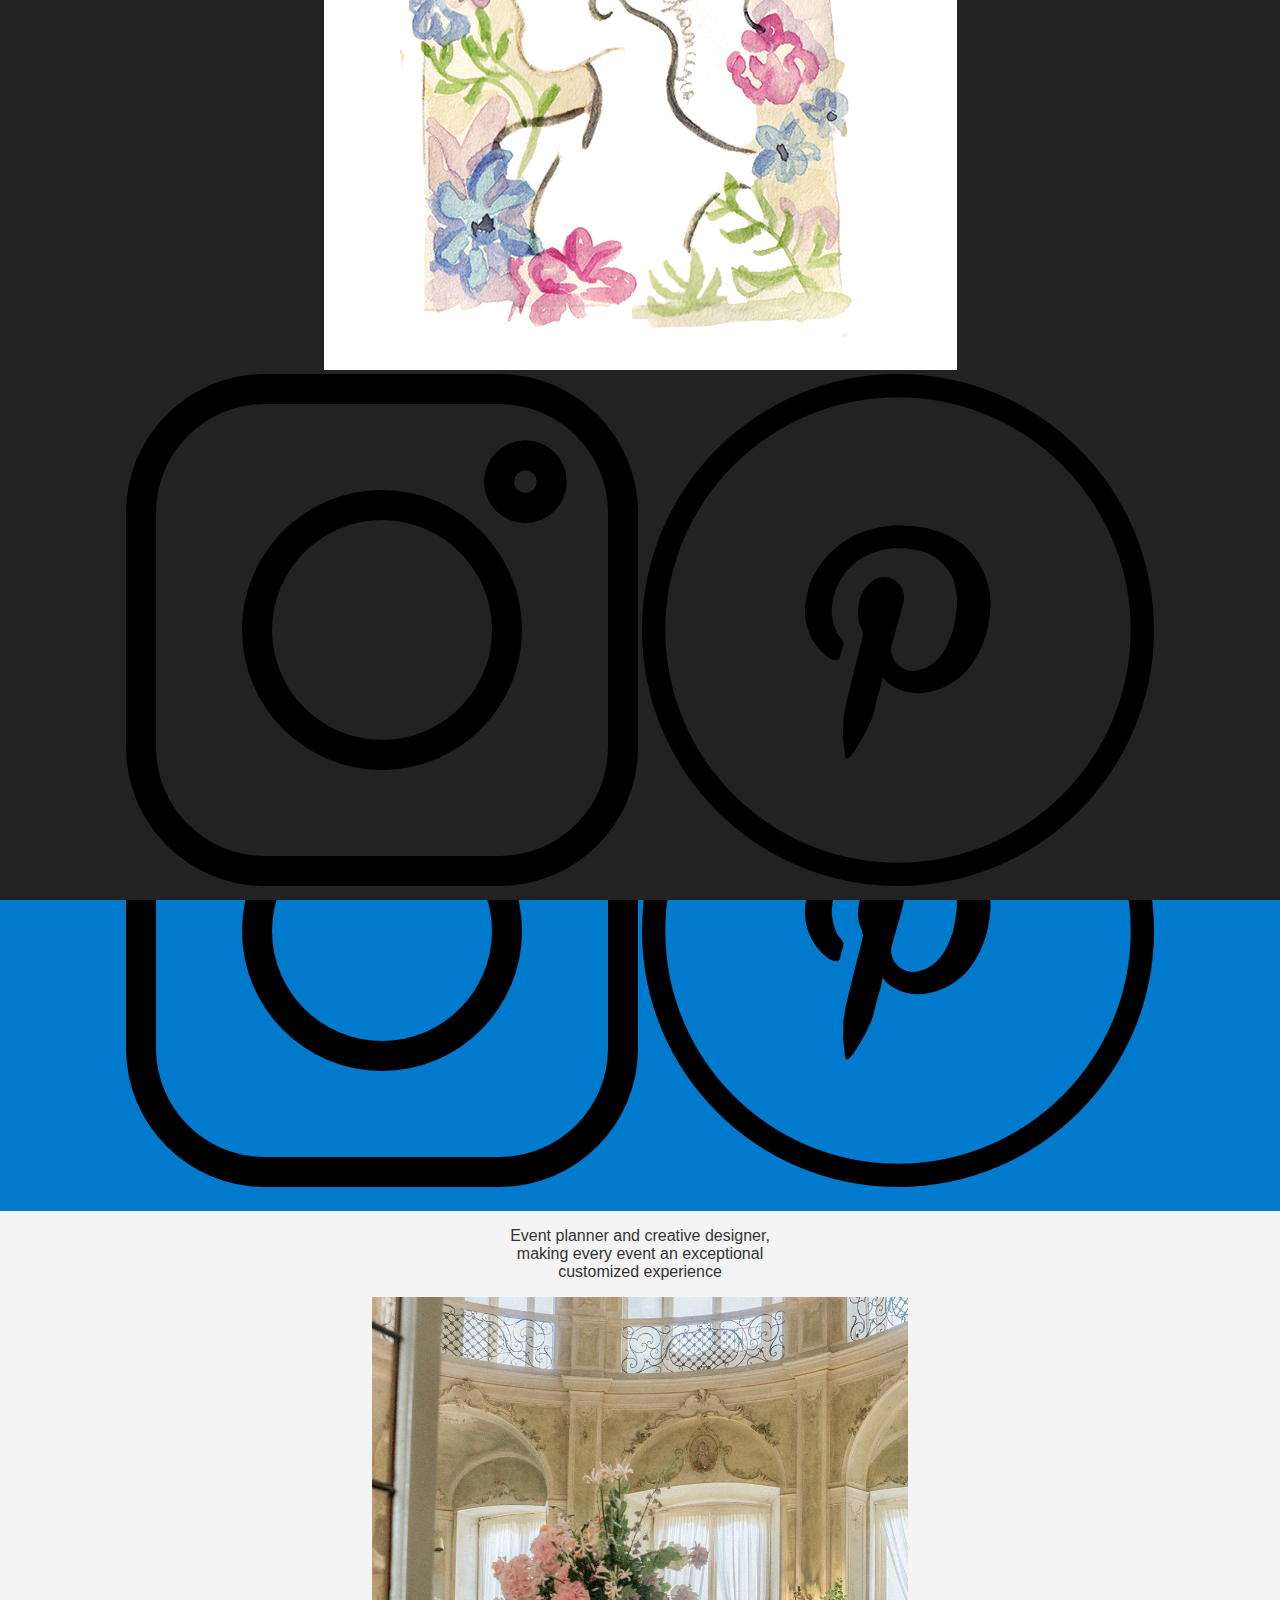
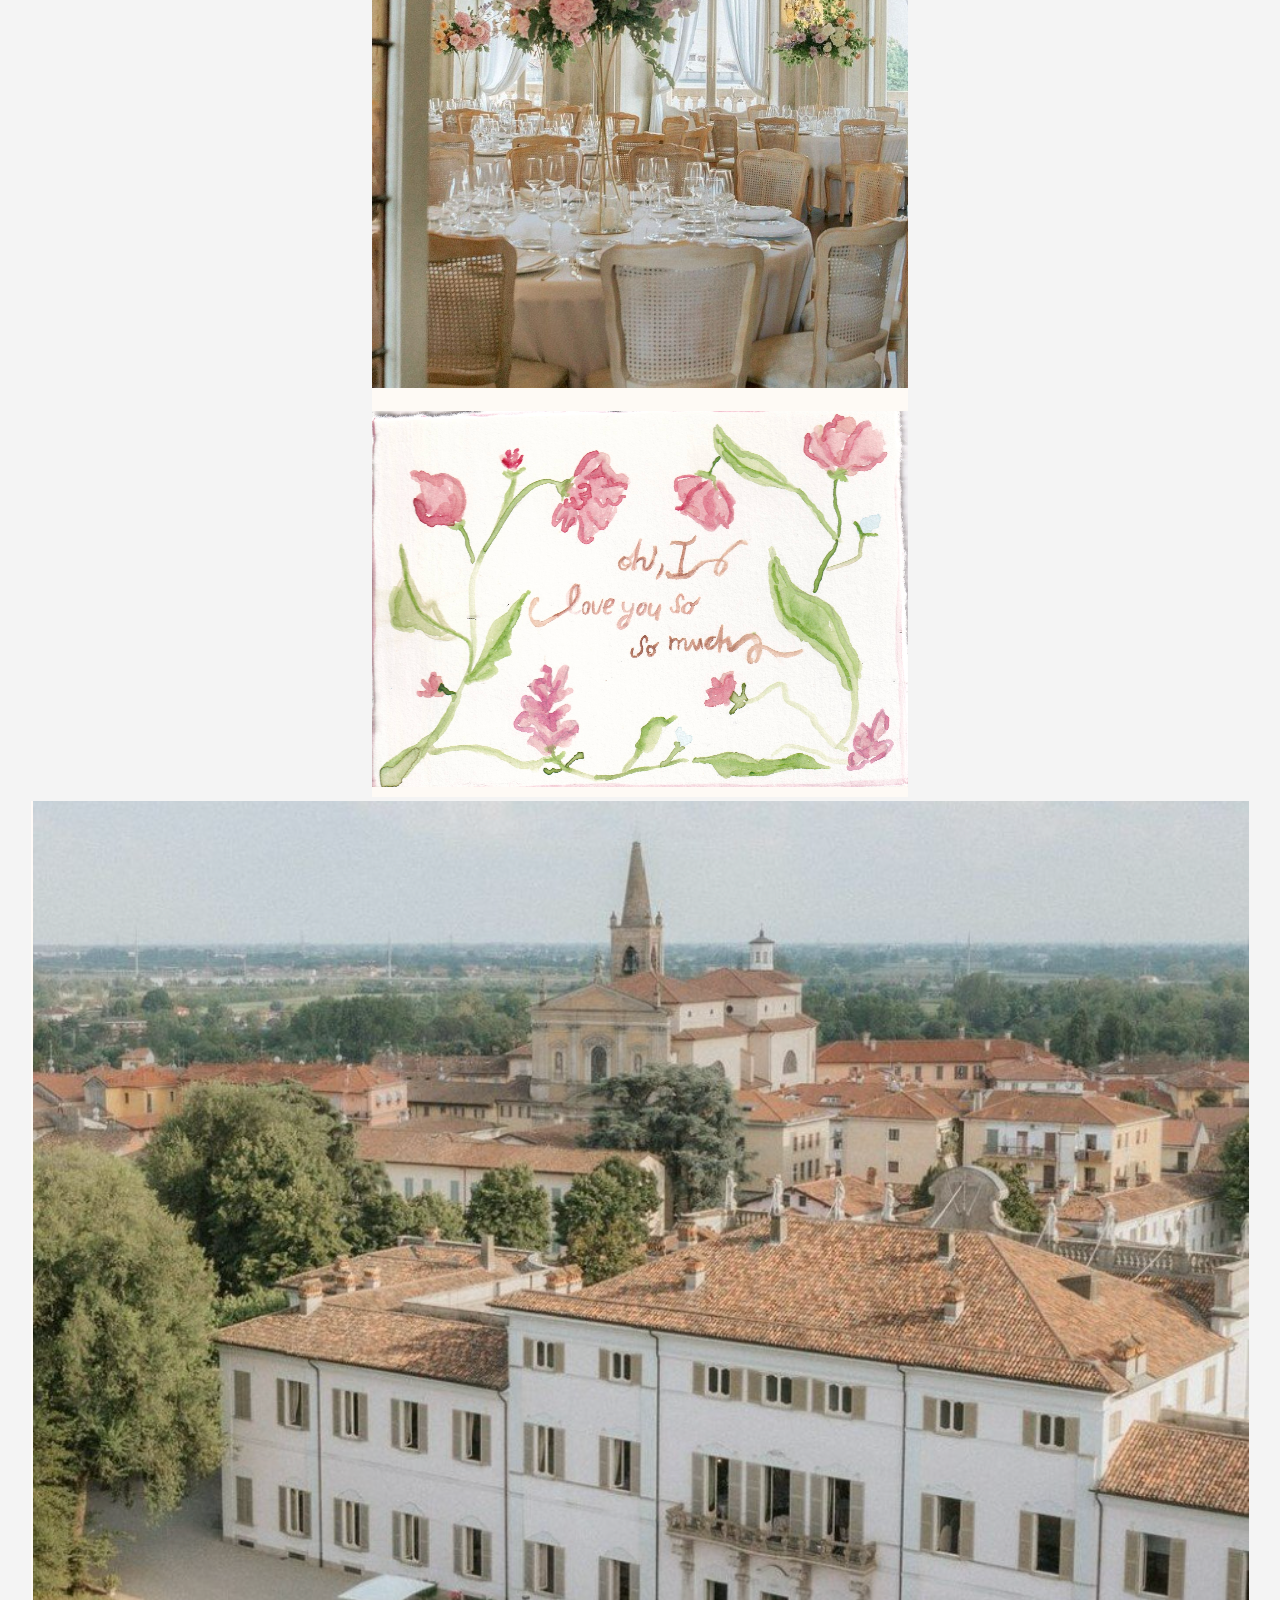
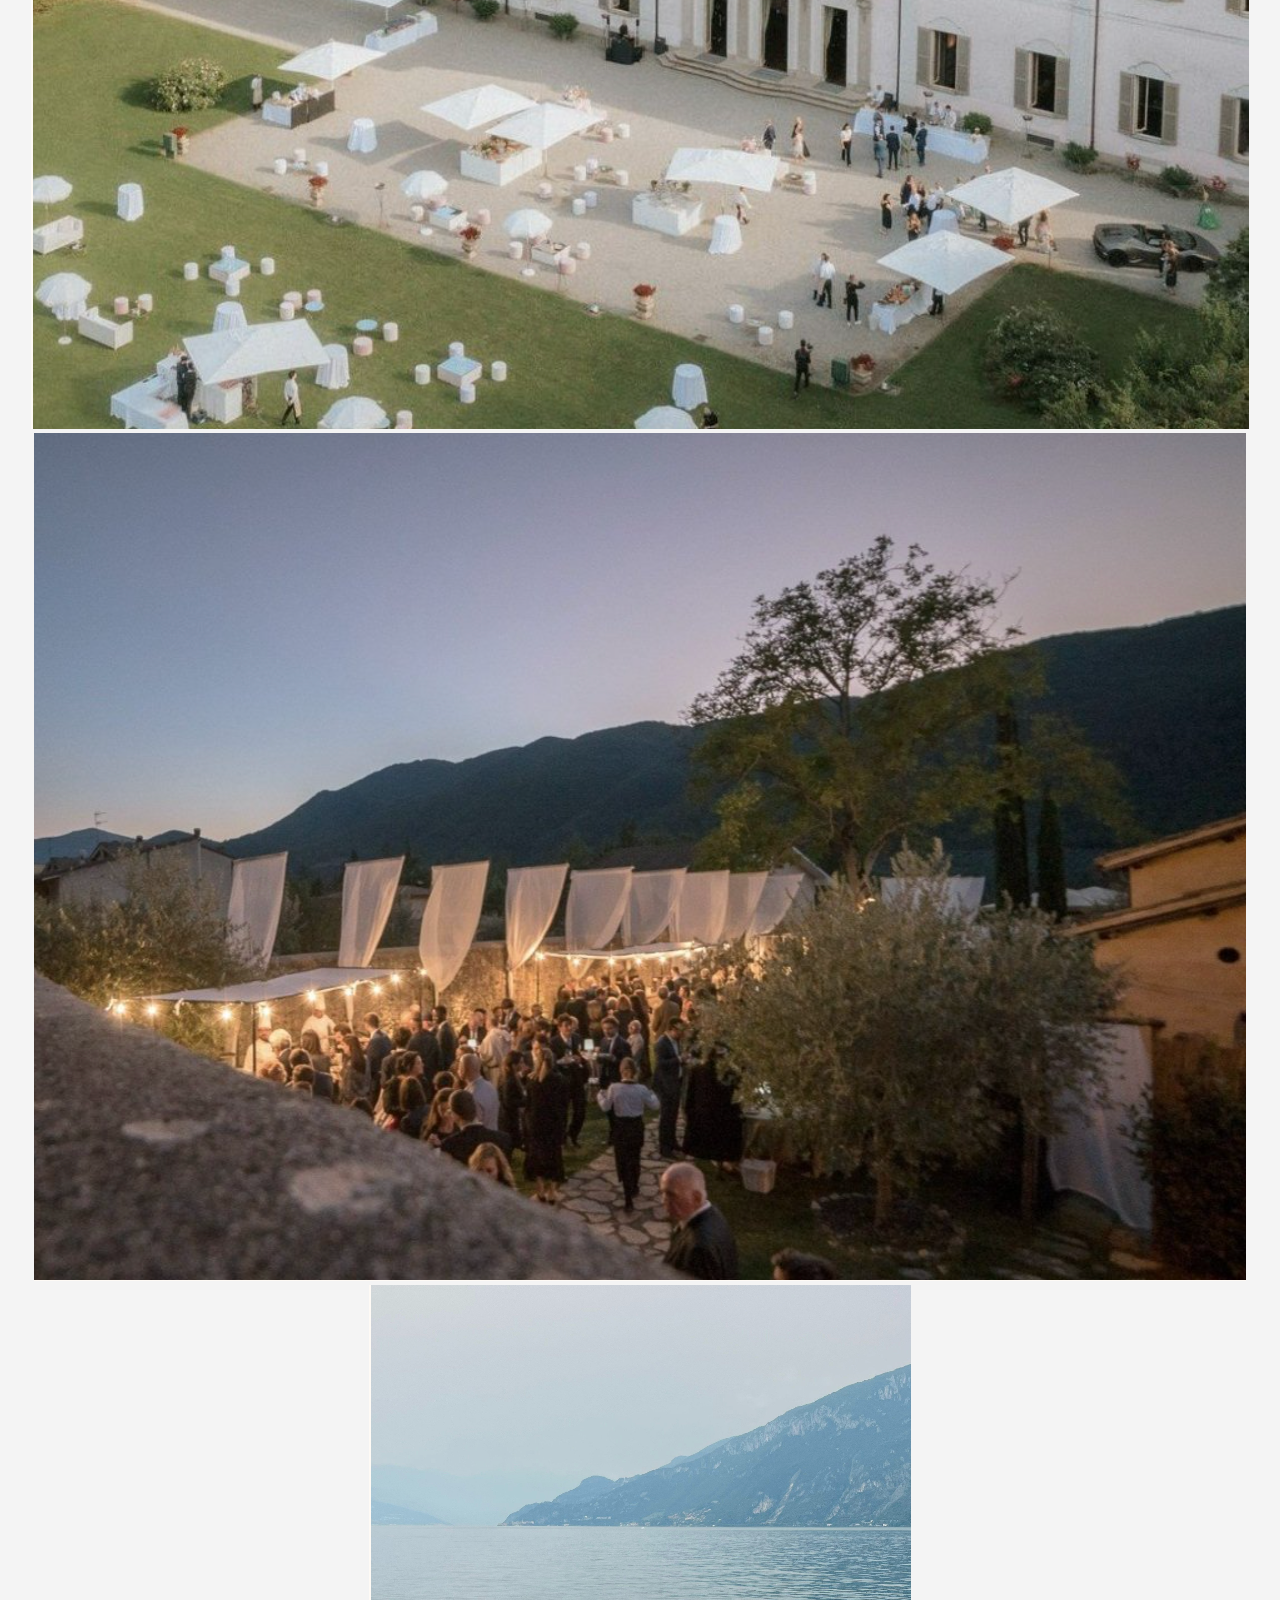
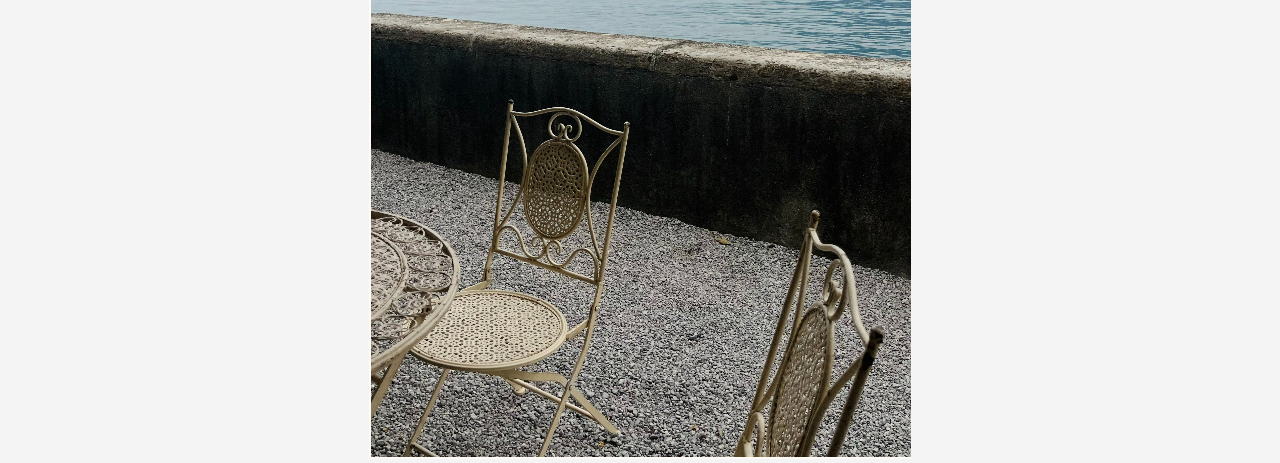
<file: index.html>
<!DOCTYPE html>
<html lang="en">
<head>
  <meta charset="UTF-8" />
  <meta name="viewport" content="width=device-width, initial-scale=1.0" />
  <title>My Site</title>
  <link rel="stylesheet" href="style.css" />
  <link href="https://fonts.googleapis.com/css2?family=Roboto:wght@100;300;400;700&display=swap" rel="stylesheet">
</head>
<body>
  <header>
    <div class="header-container">
      <div class="logo">
        <a href="index.html">
          <img src="images/header/logo.png" alt="Logo" />
        </a>
      </div>
      <nav class="nav-links">
        <a href="events.html">events</a>
        <a href="drawings.html">drawings</a>
        <a href="about.html">about</a>
        <a href="contact.html">contact</a>
      </nav>
      <div class="social-icons">
        <a href="#"><img src="images/header/instagram.png" alt="Instagram" /></a>
        <a href="#"><img src="images/header/pinterest.png" alt="Pinterest" /></a>
      </div>
    </div>
  </header>
  <div class="hero-box">
    <div class="hero-content">
      <p>Event planner and creative designer,<br>
        making every event an exceptional<br>
        customized experience</p>
    </div>
  </div>

  <section class="gallery-section-home">
    <div class="gallery-grid-home">
      <img src="images/home/gallery_1.png" alt="Gallery Image 1" class="img-v" />
      <img src="images/home/gallery_2.png" alt="Gallery Image 2" class="img-large" />
      <img src="images/home/gallery_3.png" alt="Gallery Image 3" class="img-large" />
      <img src="images/home/gallery_4.png" alt="Gallery Image 4" class="img-v" />
      <!-- Add more images as needed -->
    </div>
  </section>

  <!-- ...rest of your homepage content... -->
   <footer>
  <div class="footer-container">
    <div class="footer-left">
      <p>I will reach you everywhere</p>
      <a href="mailto:email@esempio.com">email@esempio.com</a>
    </div>
    <div class="footer-center">
      <img src="images/header/logo.png" alt="Logo" />
    </div>
    <div class="footer-right">
      <a href="#"><img src="images/header/instagram.png" alt="Instagram" /></a>
      <a href="#"><img src="images/header/pinterest.png" alt="Pinterest" /></a>
    </div>
  </div>
</footer>

</body>
</html>
</file>
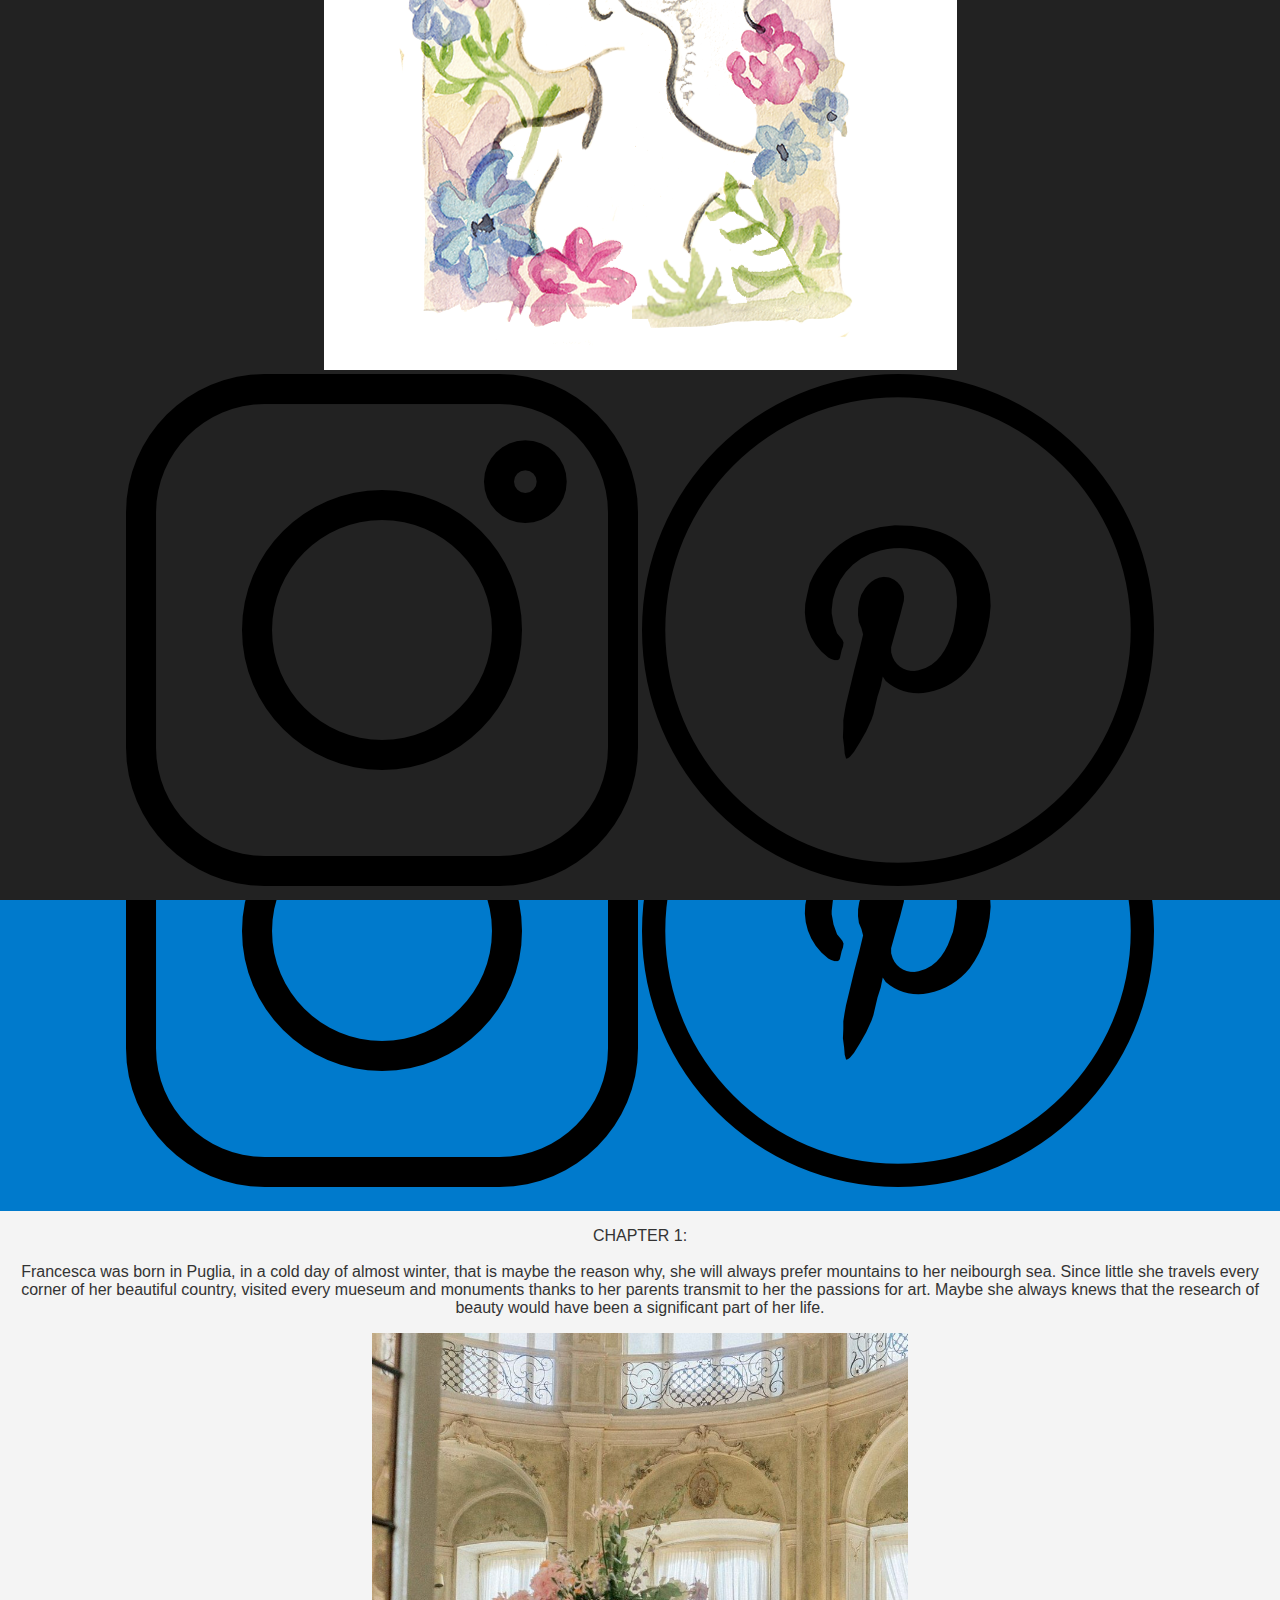
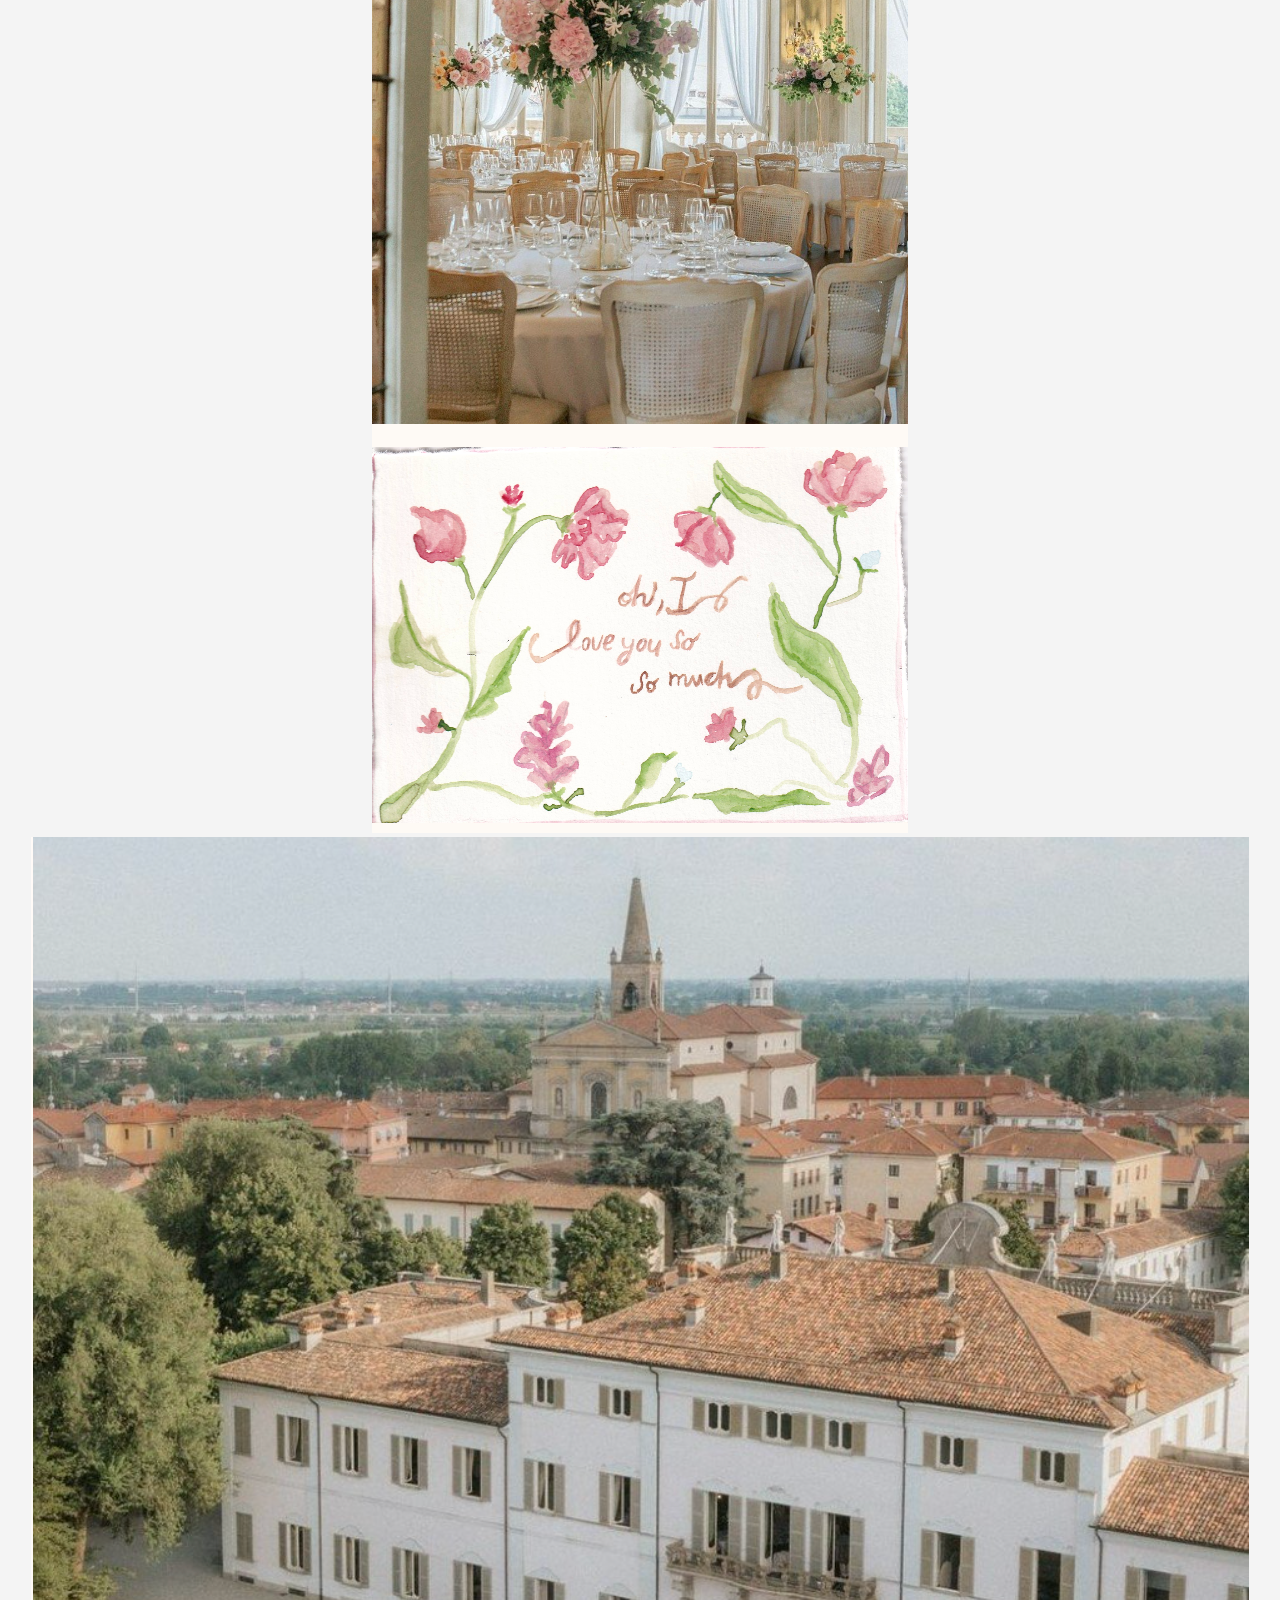
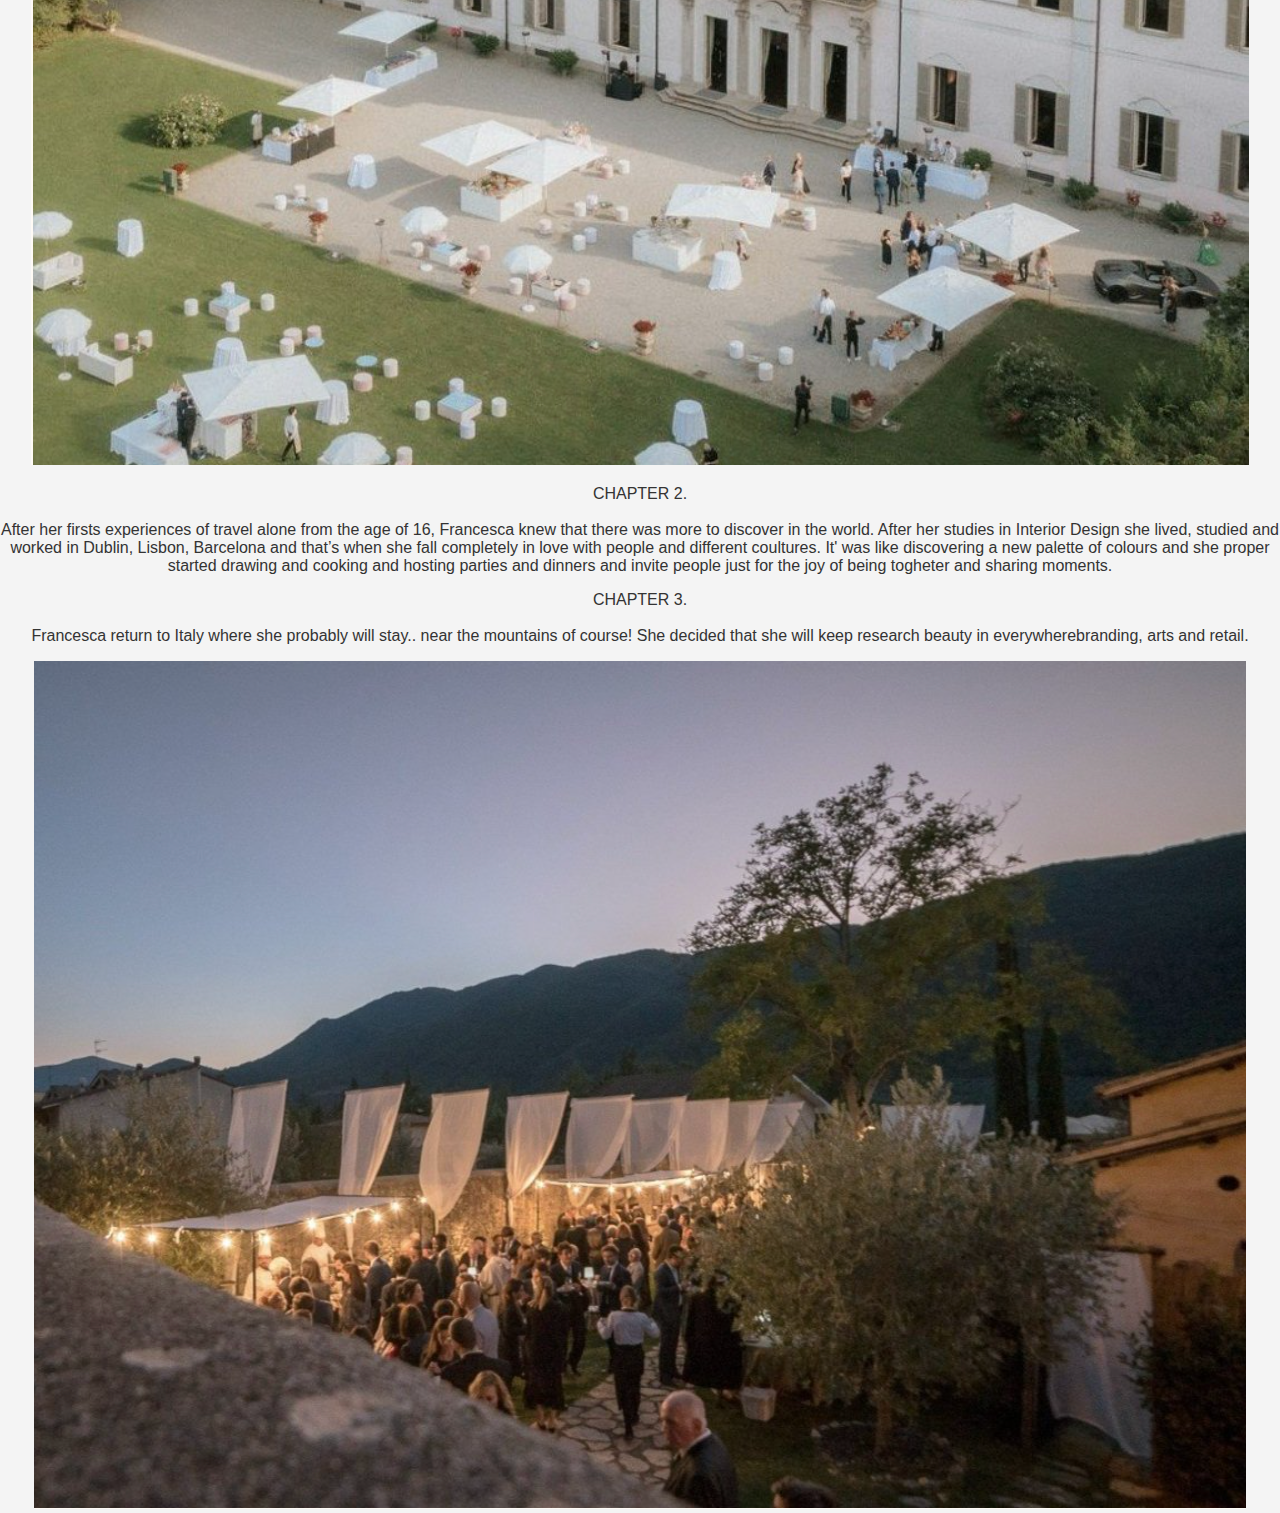
<file: about.html>
<!DOCTYPE html>
<html lang="en">
<head>
  <meta charset="UTF-8" />
  <meta name="viewport" content="width=device-width, initial-scale=1.0" />
  <title>About</title>
  <link rel="stylesheet" href="style.css" />
</head>
<body>
  <header>
    <div class="header-container">
      <div class="logo">
        <a href="index.html">
          <img src="images/header/logo.png" alt="Logo" />
        </a>
      </div>
      <nav class="nav-links">
        <a href="events.html">events</a>
        <a href="drawings.html">drawings</a>
        <a href="about.html" class="active">about</a>
        <a href="contact.html">contact</a>
      </nav>
      <div class="social-icons">
        <a href="#"><img src="images/header/instagram.png" alt="Instagram" /></a>
        <a href="#"><img src="images/header/pinterest.png" alt="Pinterest" /></a>
      </div>
    </div>
  </header>
    <div class="hero-box">
    <div class="hero-content">
    </div>
  </div>
  <section class="about-alternate-grid">
  <div class="alternate-grid">
    <div class="grid-item text">
      <p>
        CHAPTER 1:<br><br>
        Francesca was born in Puglia, in a cold day of almost winter, that is maybe the reason why, she will always prefer mountains to her neibourgh sea.  Since little she travels every corner of her beautiful country, visited every mueseum and monuments thanks to her parents transmit to her the passions for art. Maybe she always knews that the research of beauty would have been a significant part of her life.
      </p>
    </div>
    <div class="grid-item photo">
      <img src="images/home/gallery_1.png" alt="Gallery Image 1" />
    </div>
    <div class="grid-item photo">
      <img src="images/home/gallery_2.png" alt="Gallery Image 2" />
    </div>
    <div class="grid-item text">
      <p>
        CHAPTER 2.<br><br>
        After her firsts experiences of travel alone from the age of 16, Francesca knew that there was more to discover in the world. After her studies in Interior Design she lived, studied and worked in Dublin, Lisbon, Barcelona and that’s when she fall completely in love with people and different coultures. It' was like discovering a new palette of colours and she proper started drawing and cooking and hosting parties and dinners and invite people just for the joy of being togheter and sharing moments.
      </p>
    </div>
    <div class="grid-item text">
      <p>
        CHAPTER 3.<br><br>
        Francesca return to Italy where she probably will stay.. near the mountains of course! She decided that she will keep research beauty in everywherebranding, arts and retail.      </p>
    </div>
    <div class="grid-item photo">
      <img src="images/home/gallery_3.png" alt="Gallery Image 3" />
    </div>
    <!-- Add more alternating text and photo blocks as needed -->
  </div>
</section>
  <!-- Add your About page content here -->
     <footer>
  <div class="footer-container">
    <div class="footer-left">
      <p>I will reach you everywhere</p>
      <a href="mailto:email@esempio.com">email@esempio.com</a>
    </div>
    <div class="footer-center">
      <img src="images/header/logo.png" alt="Logo" />
    </div>
    <div class="footer-right">
      <a href="#"><img src="images/header/instagram.png" alt="Instagram" /></a>
      <a href="#"><img src="images/header/pinterest.png" alt="Pinterest" /></a>
    </div>
  </div>
</footer>
</body>
</html>
</file>
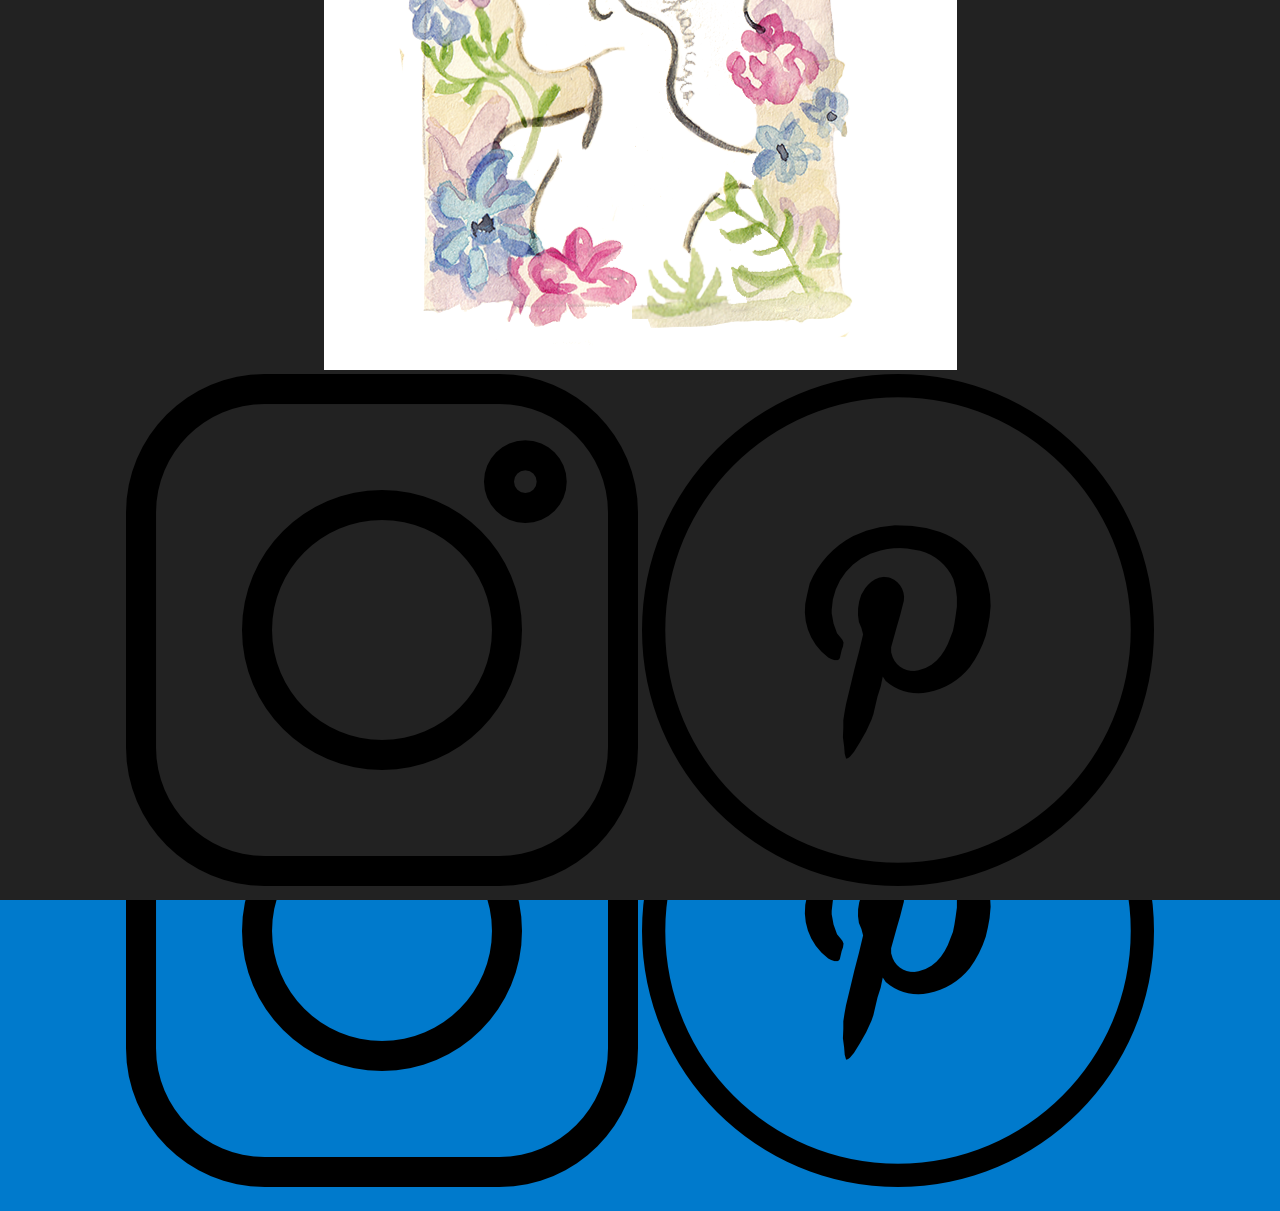
<file: contact.html>
<!DOCTYPE html>
<html lang="en">
<head>
  <meta charset="UTF-8" />
  <meta name="viewport" content="width=device-width, initial-scale=1.0" />
  <title>Contact</title>
  <link rel="stylesheet" href="style.css" />
</head>
<body>
  <header>
    <div class="header-container">
      <div class="logo">
        <a href="index.html">
          <img src="images/header/logo.png" alt="Logo" />
        </a>
      </div>
      <nav class="nav-links">
        <a href="events.html">events</a>
        <a href="drawings.html">drawings</a>
        <a href="about.html">about</a>
        <a href="contact.html" class="active">contact</a>
      </nav>
      <div class="social-icons">
        <a href="https://www.instagram.com"><img src="images/header/instagram.png" alt="Instagram" /></a>
        <a href="https://www.pinterest.com"><img src="images/header/pinterest.png" alt="Pinterest" /></a>
      </div>
    </div>
  </header>
    <div class="hero-box">
    <div class="hero-content">
    </div>
  </div>
  <!-- Add your Contact page content here -->
     <footer>
  <div class="footer-container">
    <div class="footer-left">
      <p>I will reach you everywhere</p>
      <a href="mailto:email@esempio.com">email@esempio.com</a>
    </div>
    <div class="footer-center">
      <img src="images/header/logo.png" alt="Logo" />
    </div>
    <div class="footer-right">
      <a href="https://www.instagram.com"><img src="images/header/instagram.png" alt="Instagram" /></a>
      <a href="https://www.pinterest.com"><img src="images/header/pinterest.png" alt="Pinterest" /></a>
    </div>
  </div>
</footer>
</body>
</html>
</file>
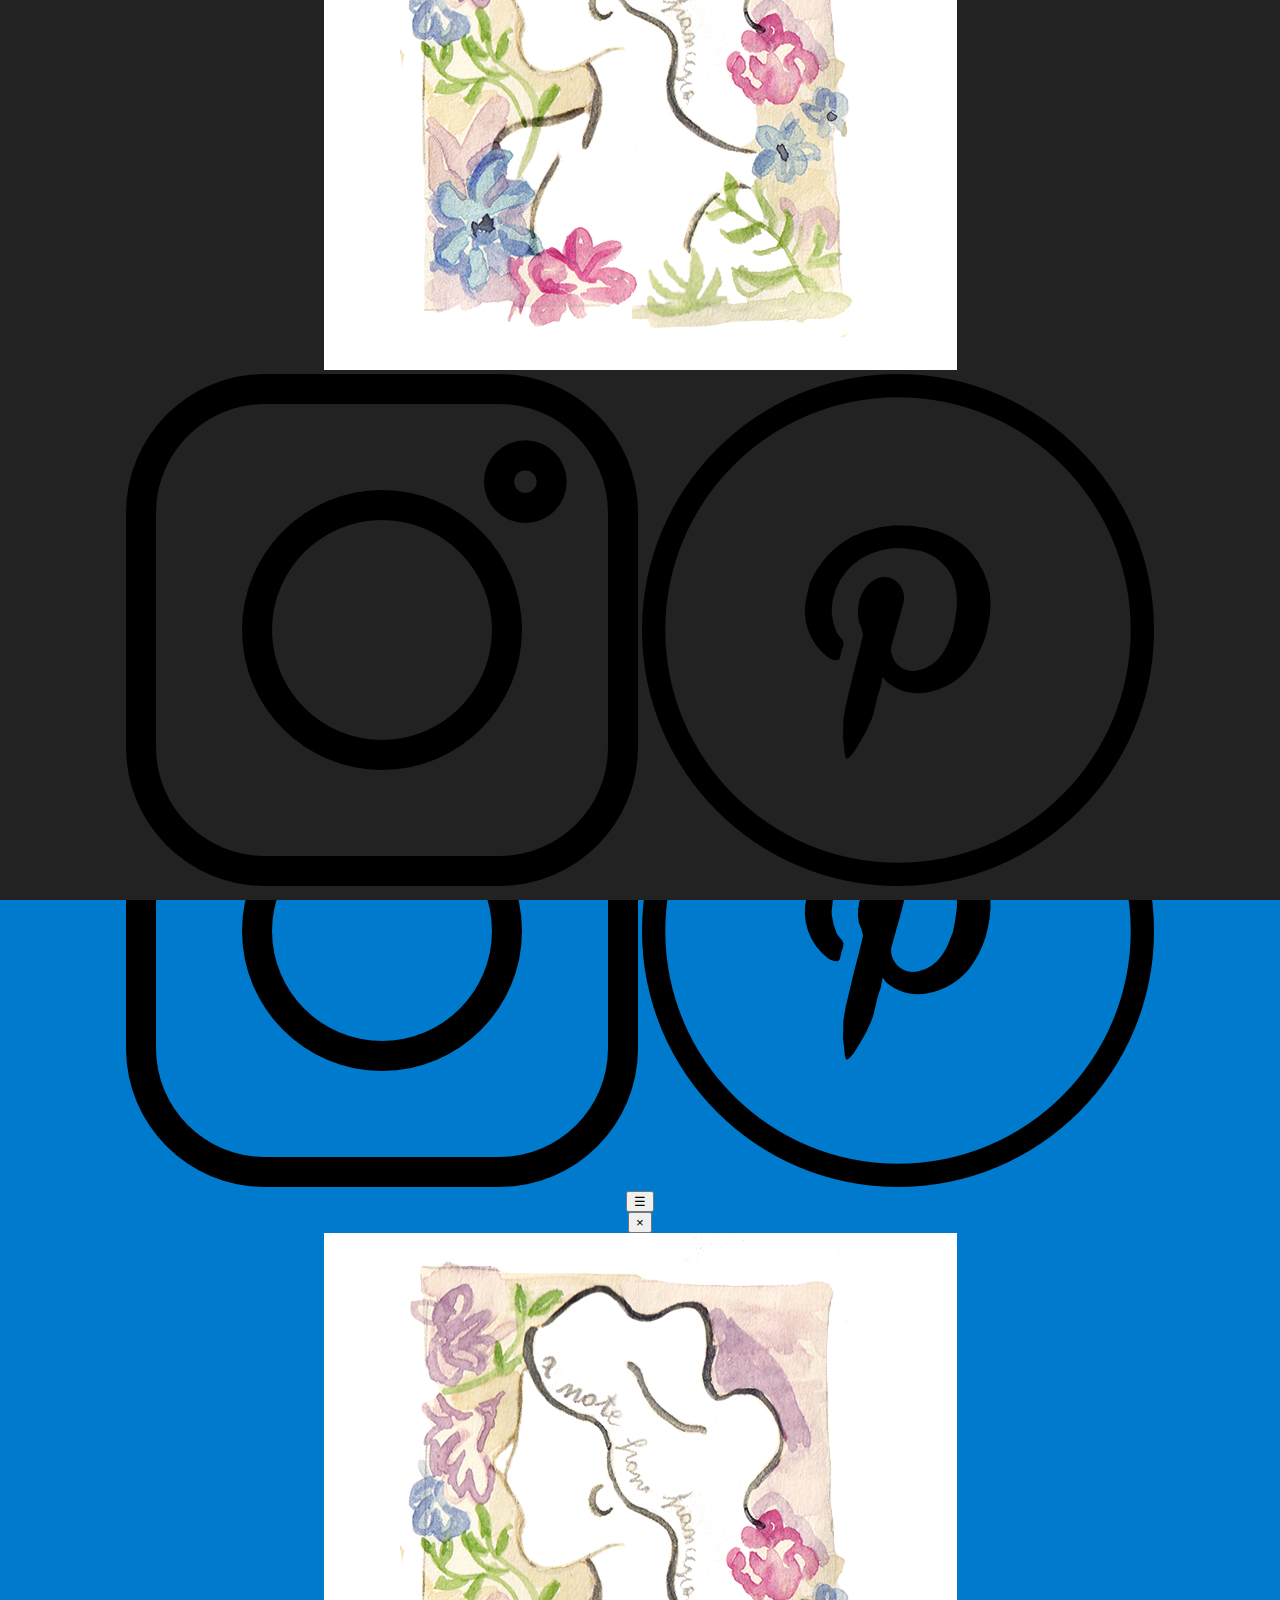
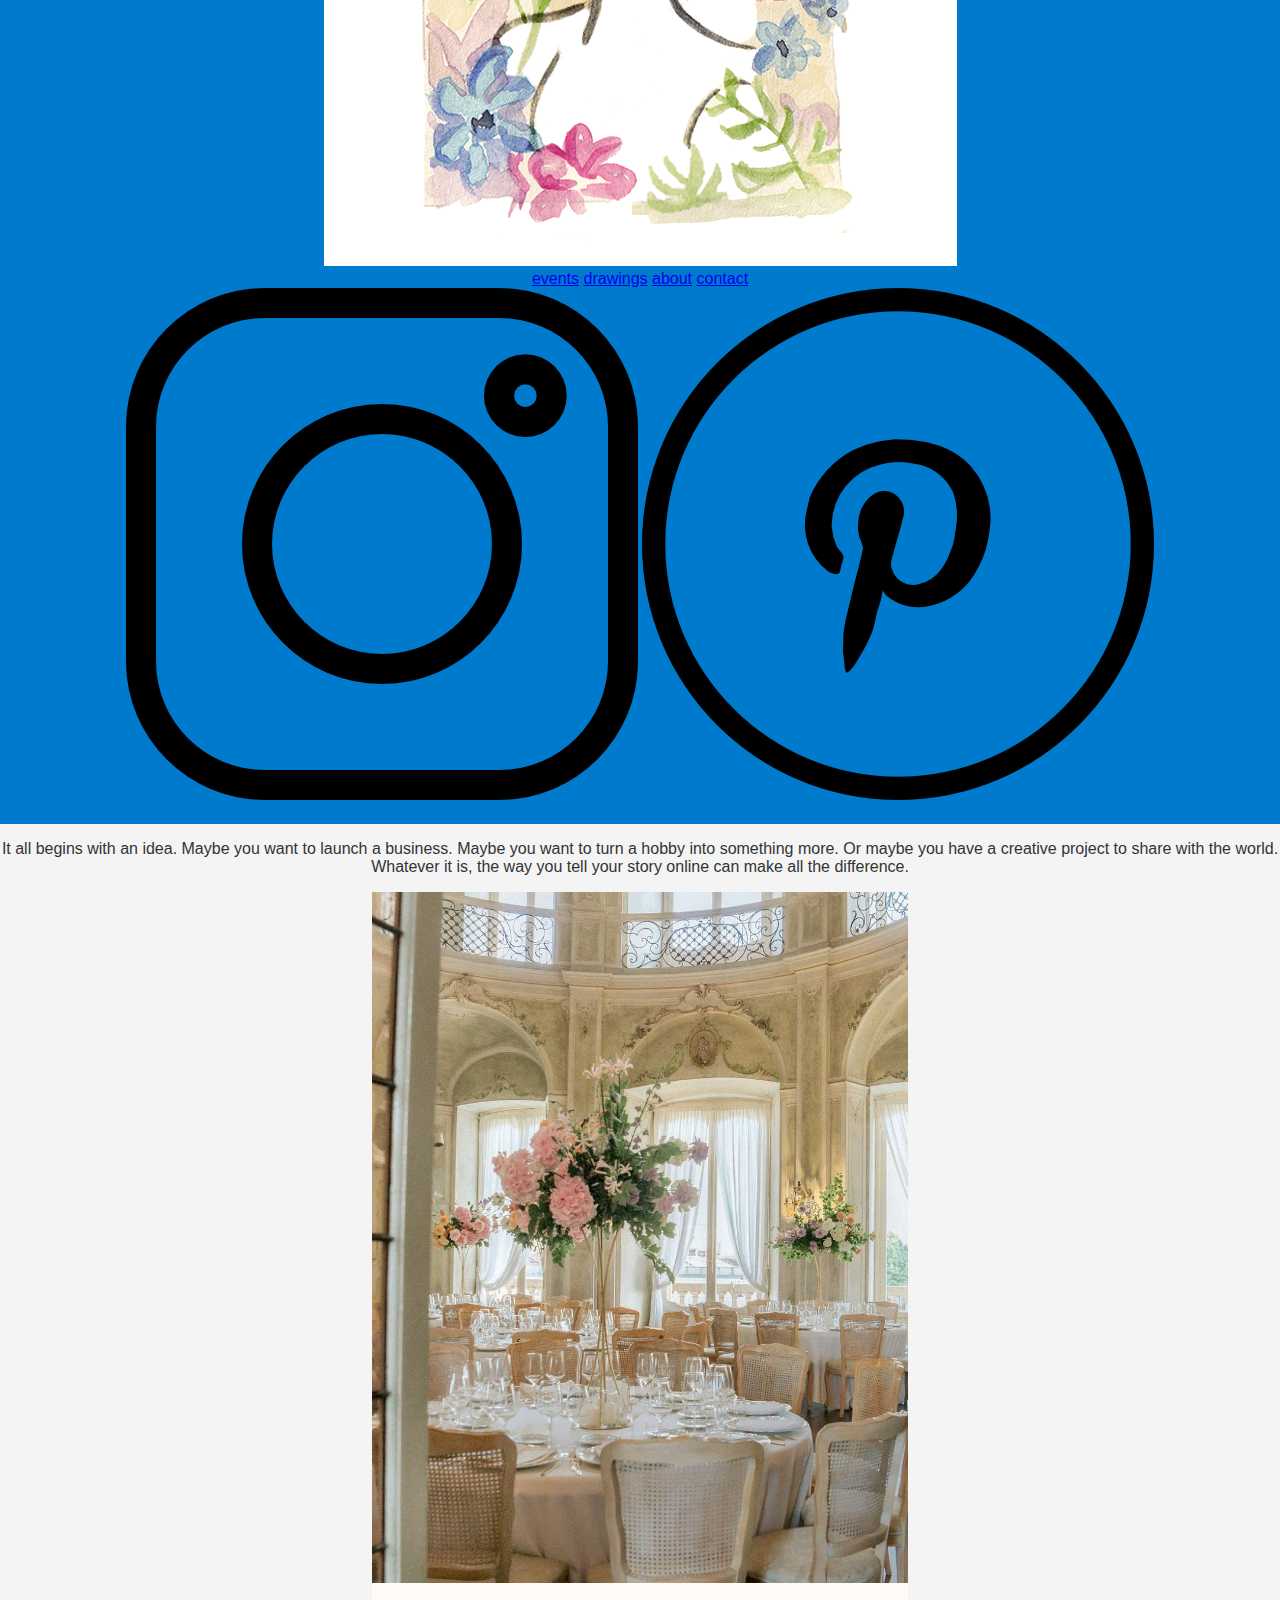
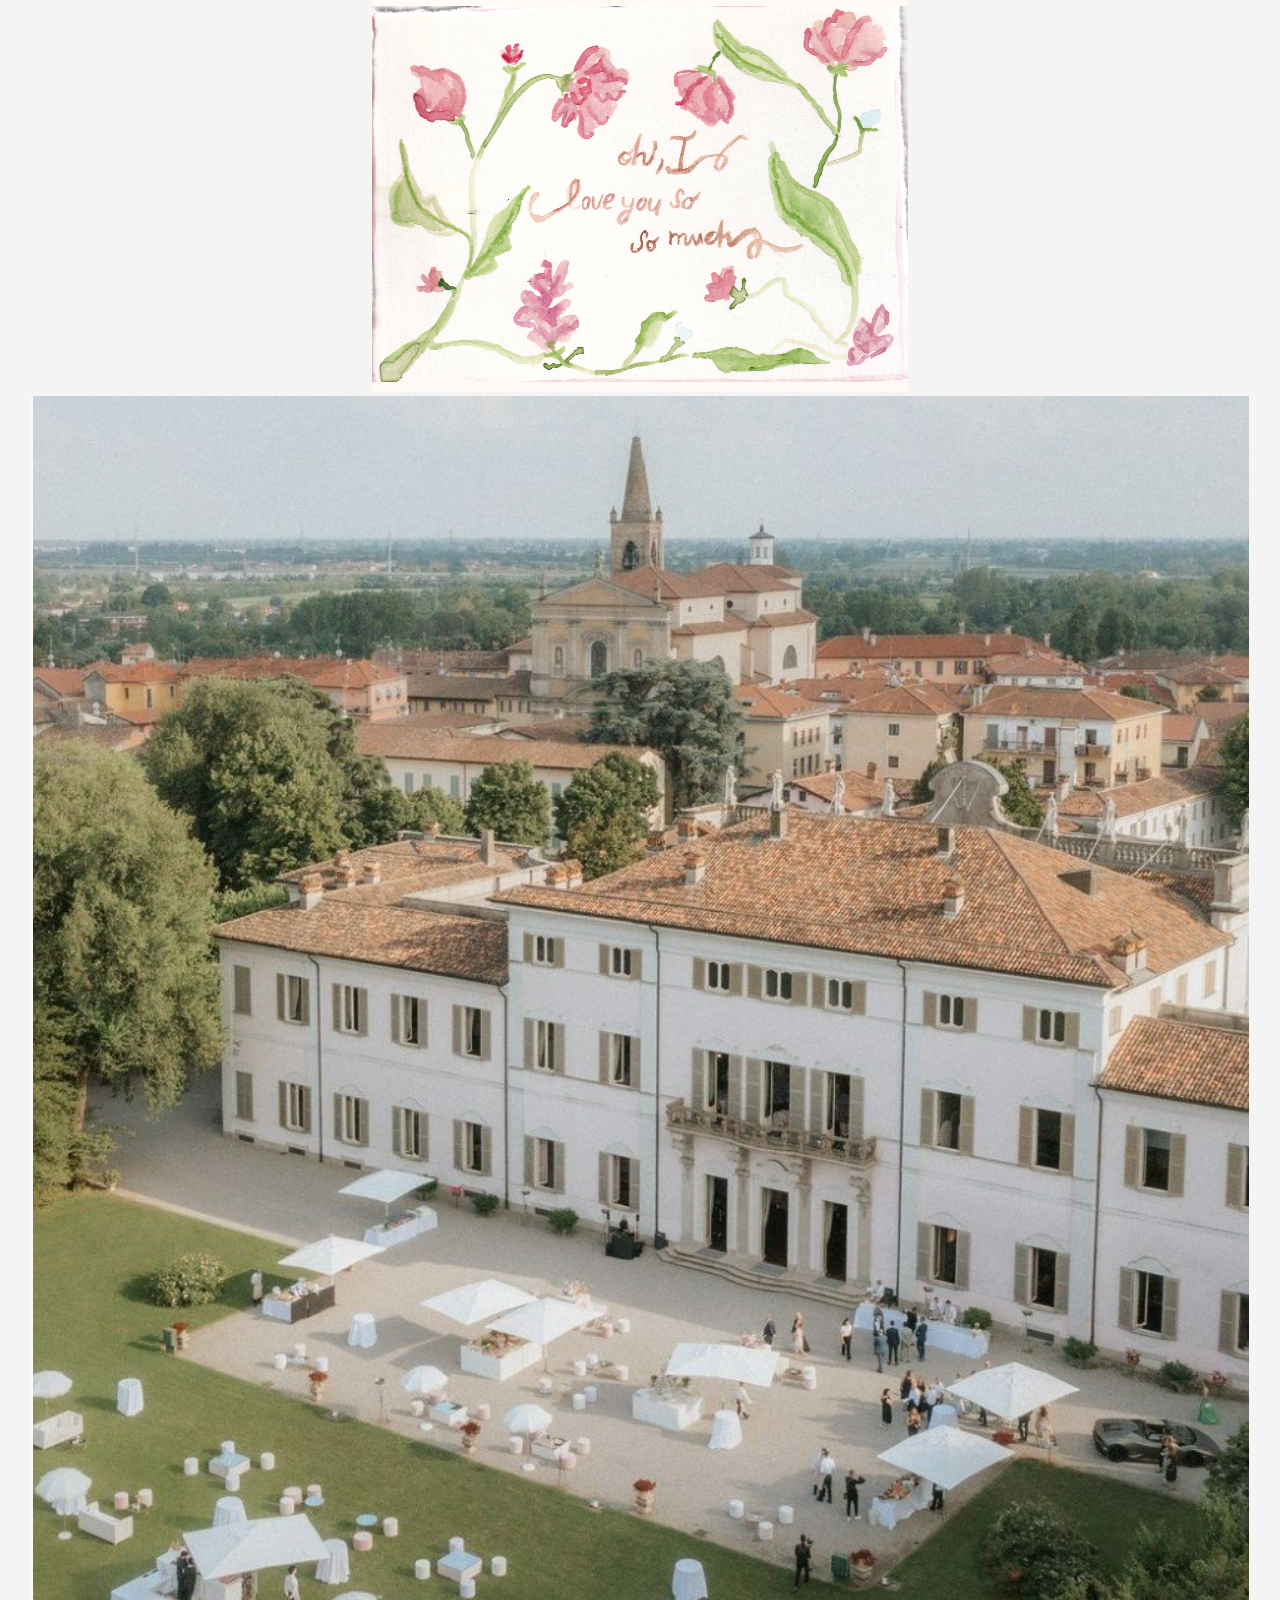
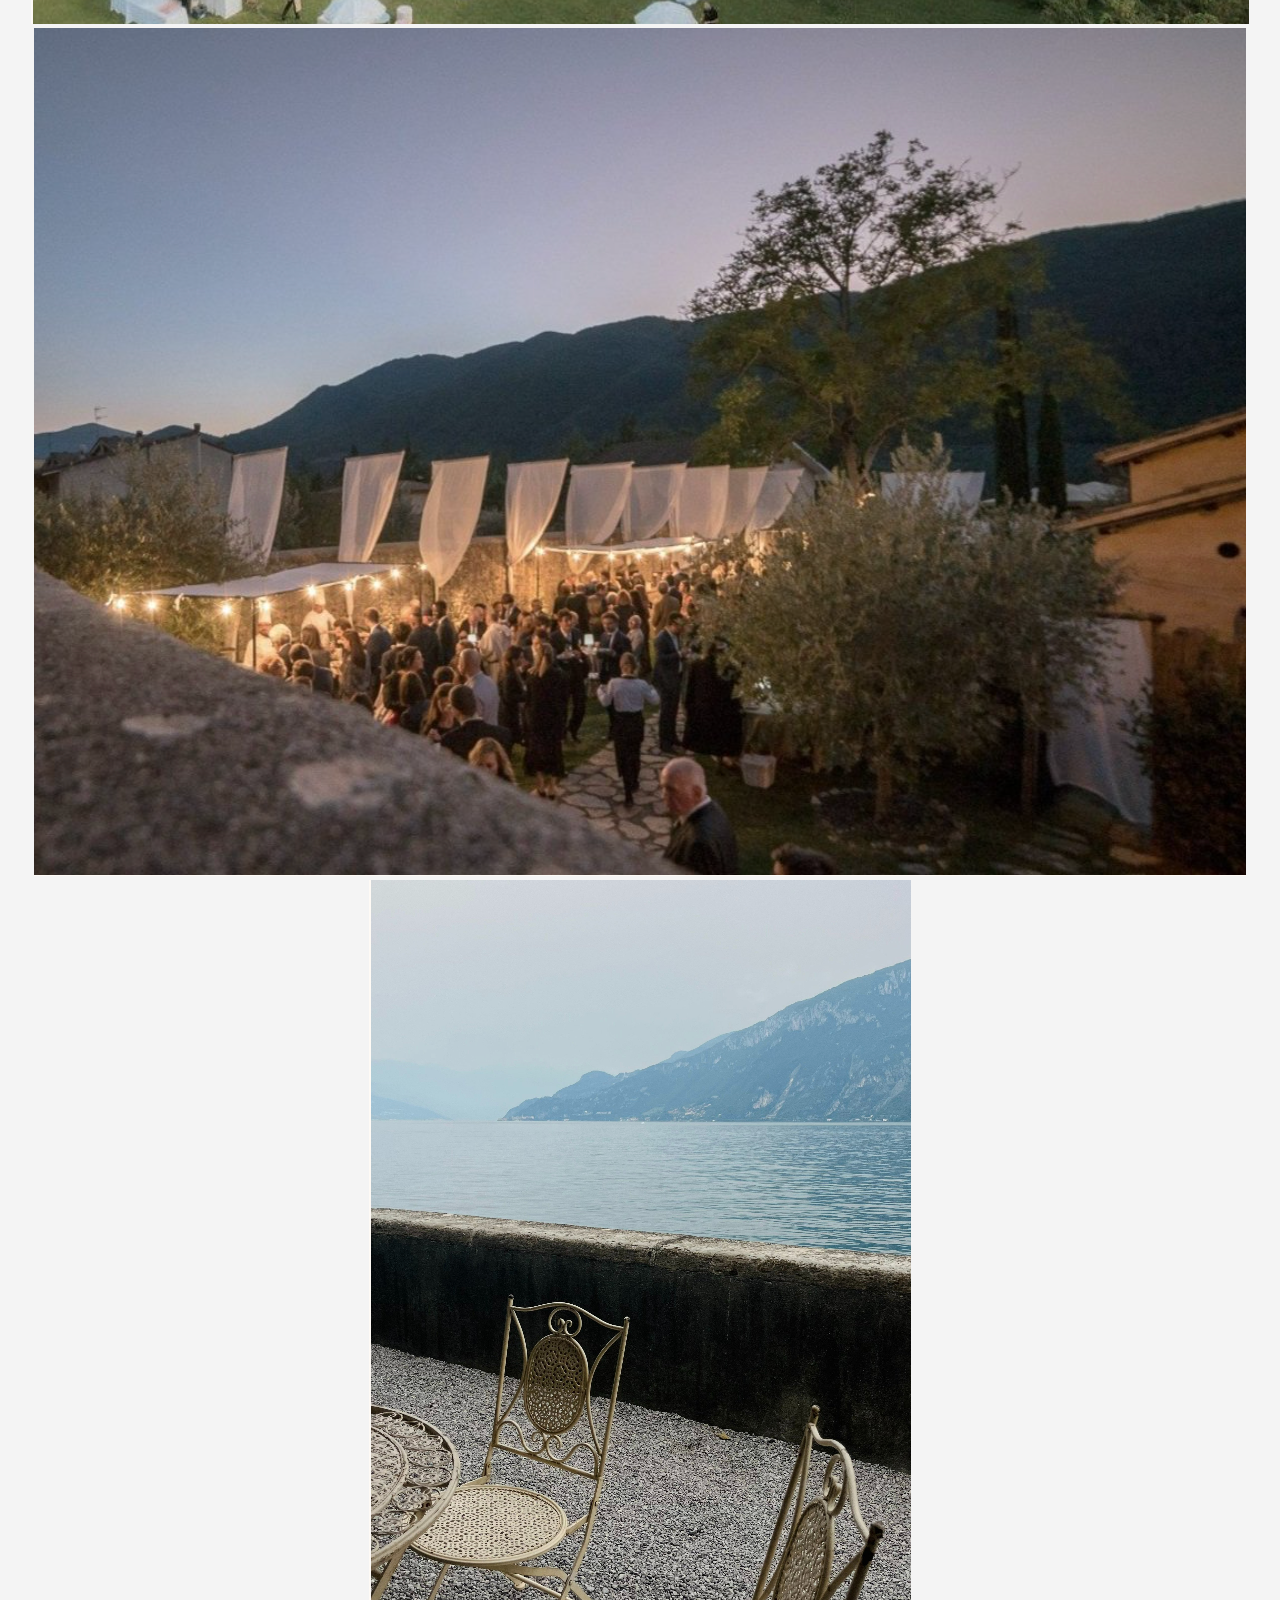
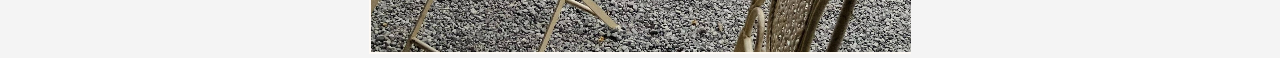
<file: drawings.html>
<!DOCTYPE html>
<html lang="en">
<head>
  <meta charset="UTF-8" />
  <meta name="viewport" content="width=device-width, initial-scale=1.0" />
  <title>Drawings</title>
  <link rel="stylesheet" href="style.css" />
</head>
<body>
  <header>
    <div class="header-container">
      <div class="logo">
        <a href="index.html">
          <img src="images/header/logo.png" alt="Logo" />
        </a>
      </div>
      <nav class="nav-links desktop-nav">
        <a href="events.html">events</a>
        <a href="drawings.html">drawings</a>
        <a href="about.html">about</a>
        <a href="contact.html">contact</a>
      </nav>
      <div class="social-icons desktop-nav">
        <a href="#"><img src="images/header/instagram.png" alt="Instagram" /></a>
        <a href="#"><img src="images/header/pinterest.png" alt="Pinterest" /></a>
      </div>
      <button class="menu-toggle" aria-label="Open menu">
        &#9776; <!-- Hamburger icon -->
      </button>
      <div class="mobile-menu">
        <button class="menu-close" aria-label="Close menu">&times;</button>
        <div class="logo">
          <a href="index.html">
            <img src="images/header/logo.png" alt="Logo" />
          </a>
        </div>
        <nav class="nav-links">
          <a href="events.html">events</a>
          <a href="drawings.html">drawings</a>
          <a href="about.html">about</a>
          <a href="contact.html">contact</a>
        </nav>
        <div class="social-icons">
          <a href="#"><img src="images/header/instagram.png" alt="Instagram" /></a>
          <a href="#"><img src="images/header/pinterest.png" alt="Pinterest" /></a>
        </div>
      </div>
    </div>
  </header>
  <div class="drawings-box">
    <div class="drawings-content">
      <p>It all begins with an idea. Maybe you want to launch a business. Maybe you want to turn a hobby into something more. Or maybe you have a creative project to share with the world. Whatever it is, the way you tell your story online can make all the difference.</p>
    </div>
  </div>
  <section class="gallery-section-home">
    <div class="gallery-grid-home">
      <img src="images/home/gallery_1.png" alt="Gallery Image 1" class="img-v" />
      <img src="images/home/gallery_2.png" alt="Gallery Image 2" class="img-large" />
      <img src="images/home/gallery_3.png" alt="Gallery Image 3" class="img-large" />
      <img src="images/home/gallery_4.png" alt="Gallery Image 4" class="img-v" />
      <!-- Add more images as needed -->
    </div>
  </section>
  <!-- Add your Drawings page content here -->
     <footer>
  <div class="footer-container">
    <div class="footer-left">
      <p>I will reach you everywhere</p>
      <a href="mailto:email@esempio.com">email@esempio.com</a>
    </div>
    <div class="footer-center">
      <img src="images/header/logo.png" alt="Logo" />
    </div>
    <div class="footer-right">
      <a href="https://www.instagram.com"><img src="images/header/instagram.png" alt="Instagram" /></a>
      <a href="https://www.pinterest.com"><img src="images/header/pinterest.png" alt="Pinterest" /></a>
    </div>
  </div>
</footer>
<script>
document.addEventListener('DOMContentLoaded', function() {
  const menuToggle = document.querySelector('.menu-toggle');
  const mobileMenu = document.querySelector('.mobile-menu');
  const menuClose = document.querySelector('.menu-close');
  menuToggle.addEventListener('click', function() {
    mobileMenu.classList.toggle('open');
  });
  menuClose.addEventListener('click', function() {
    mobileMenu.classList.remove('open');
  });
});
</script>
</body>
</html>
</file>
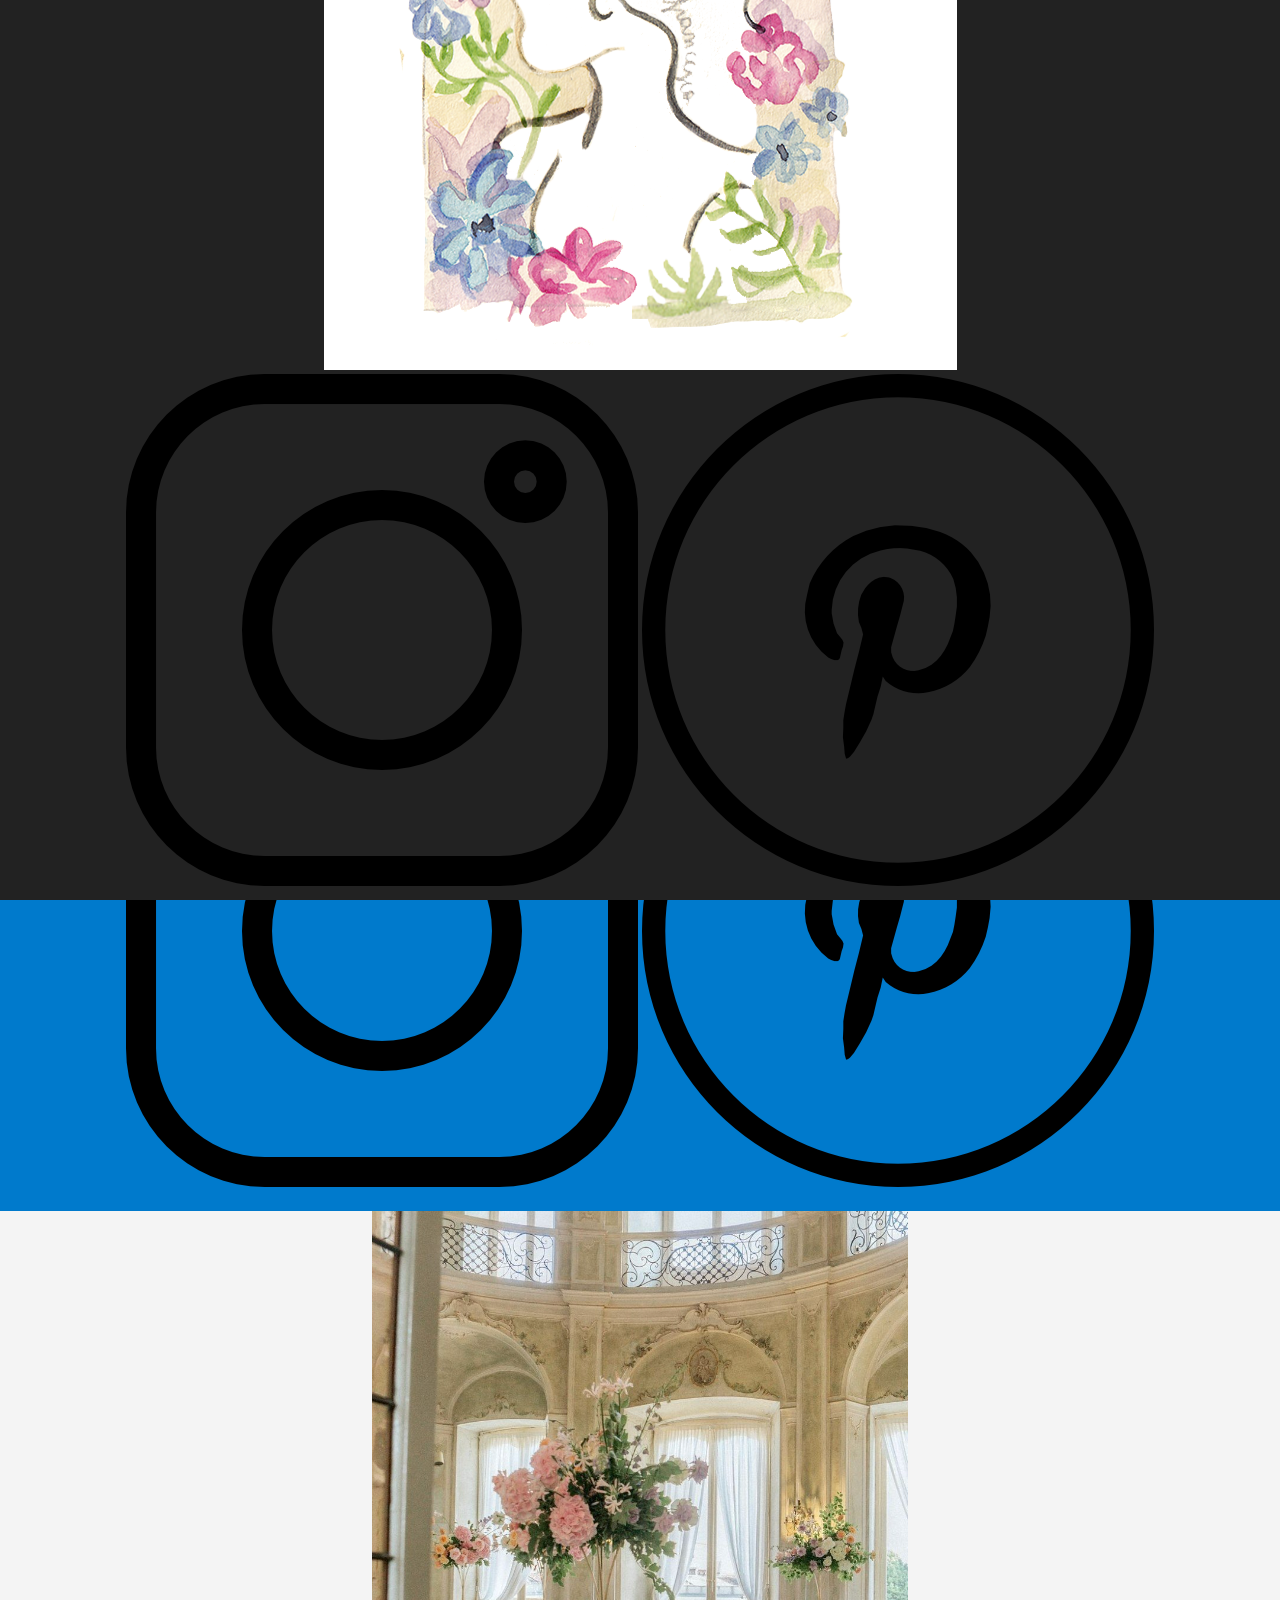
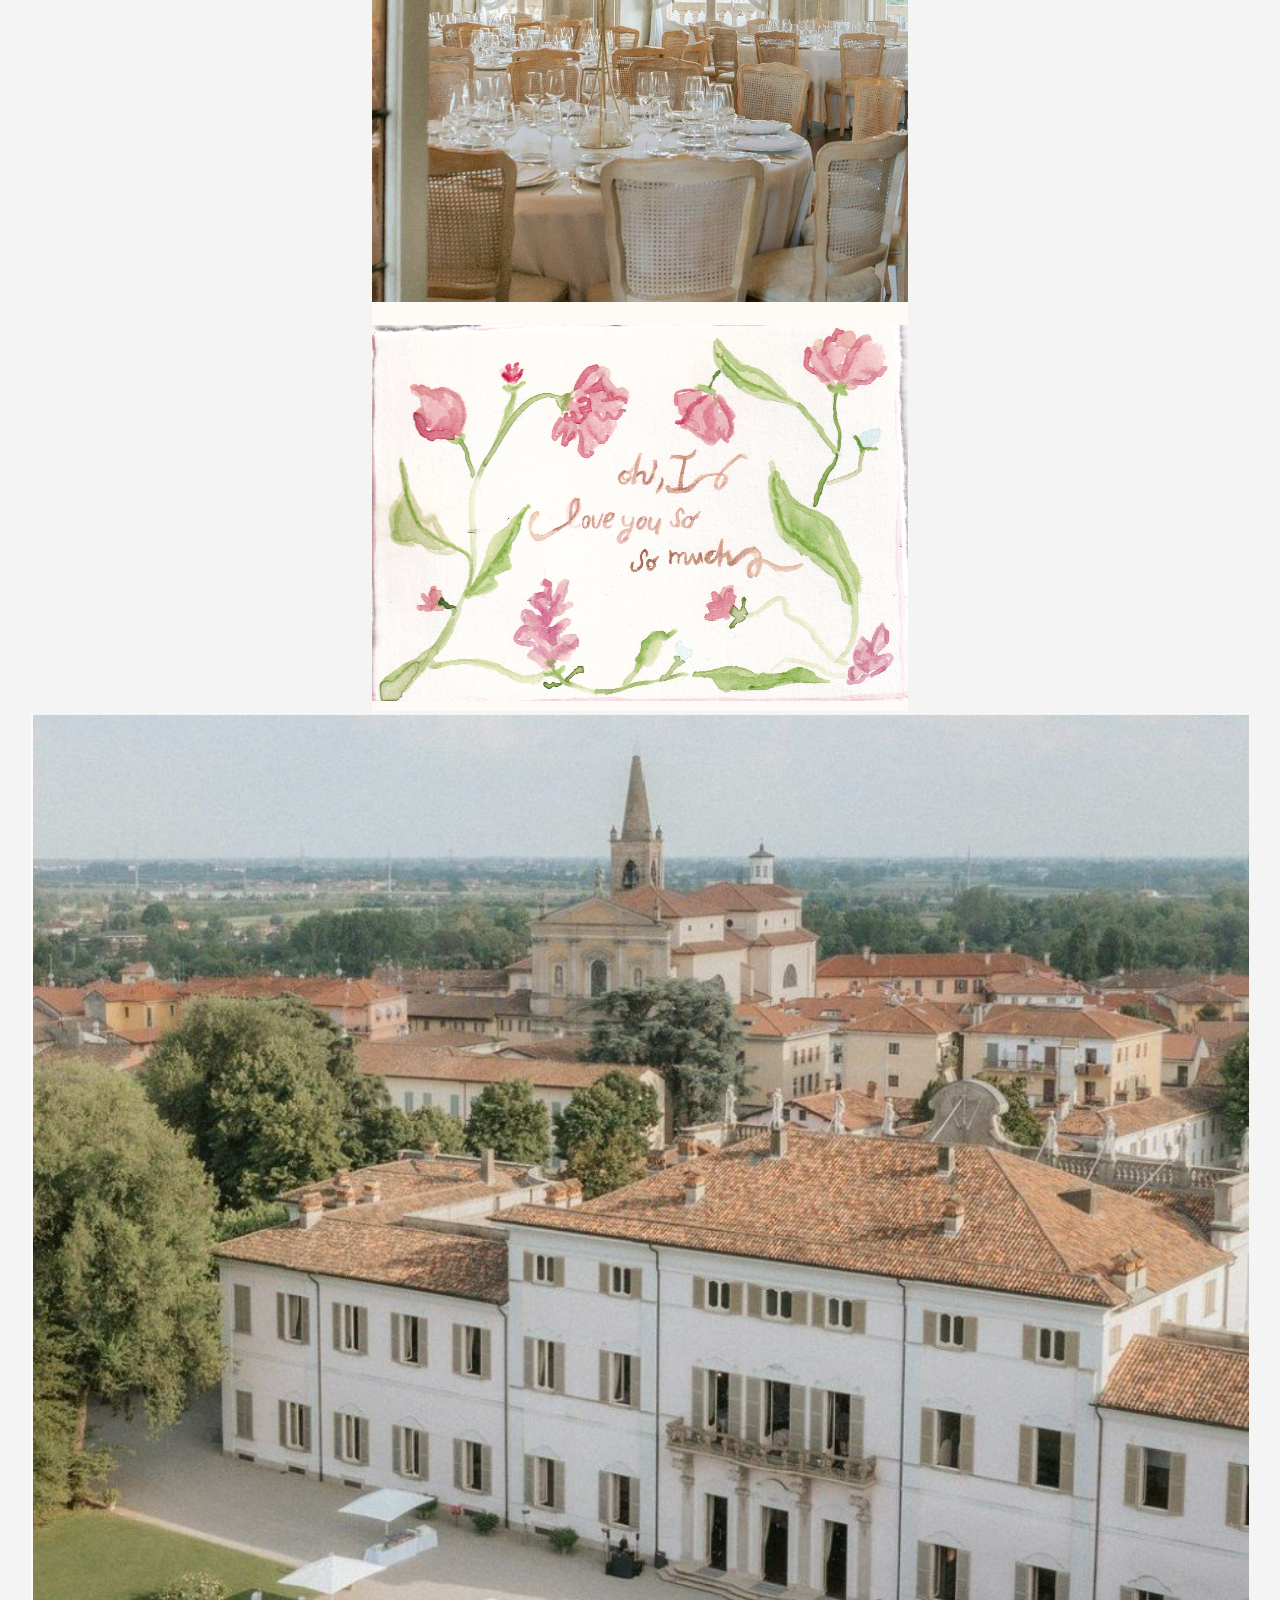
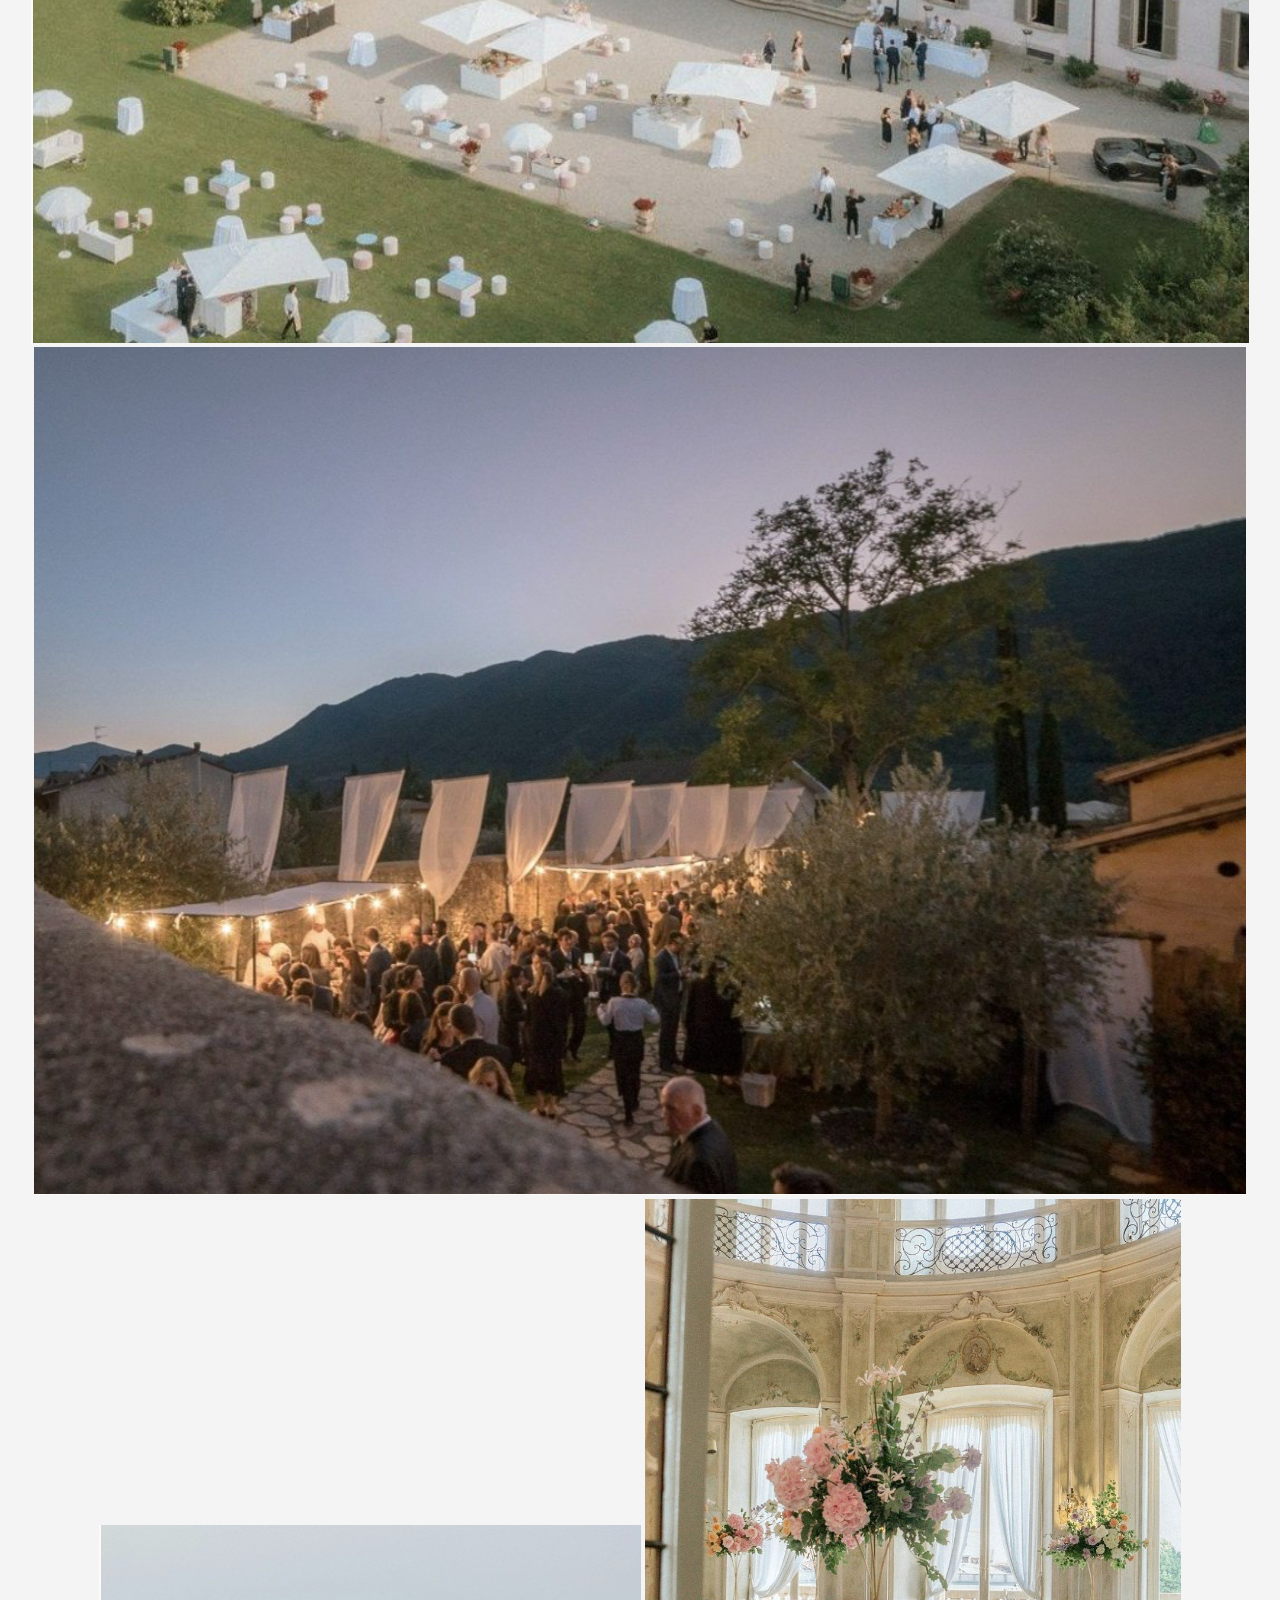
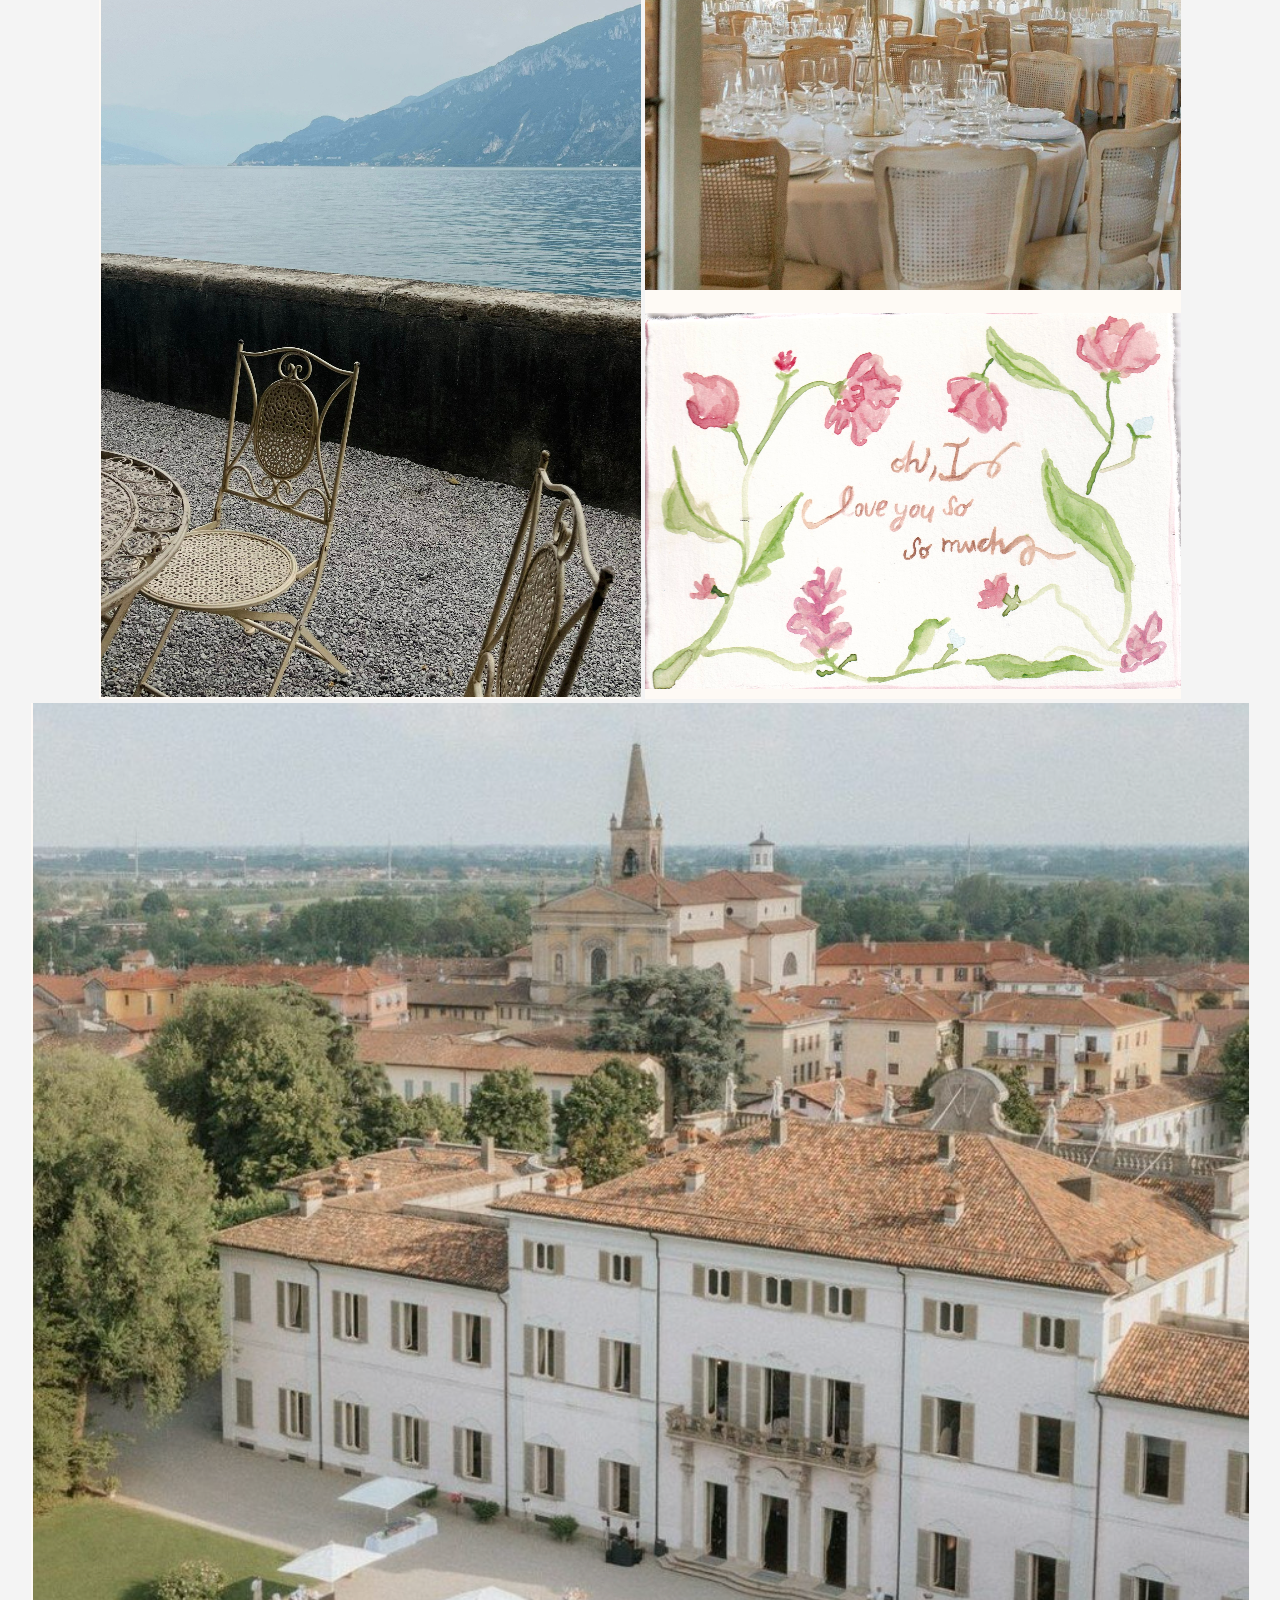
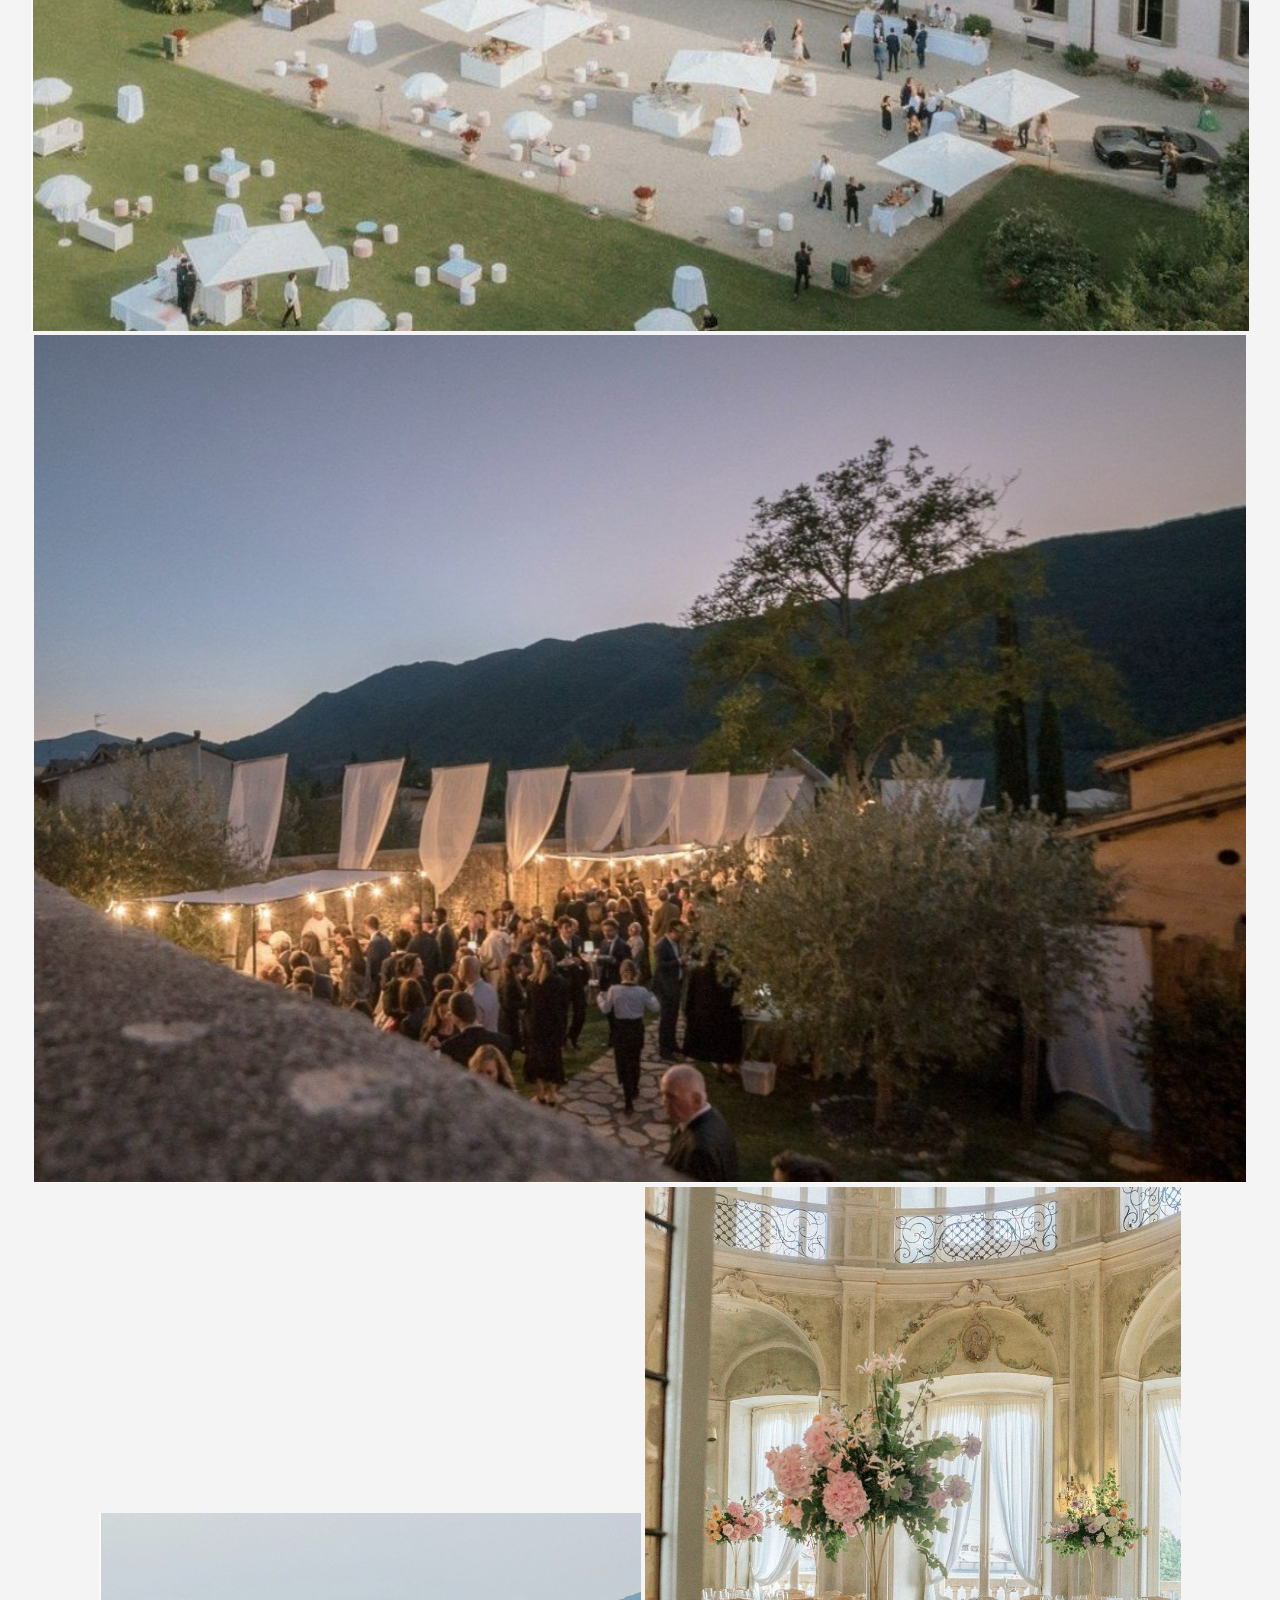
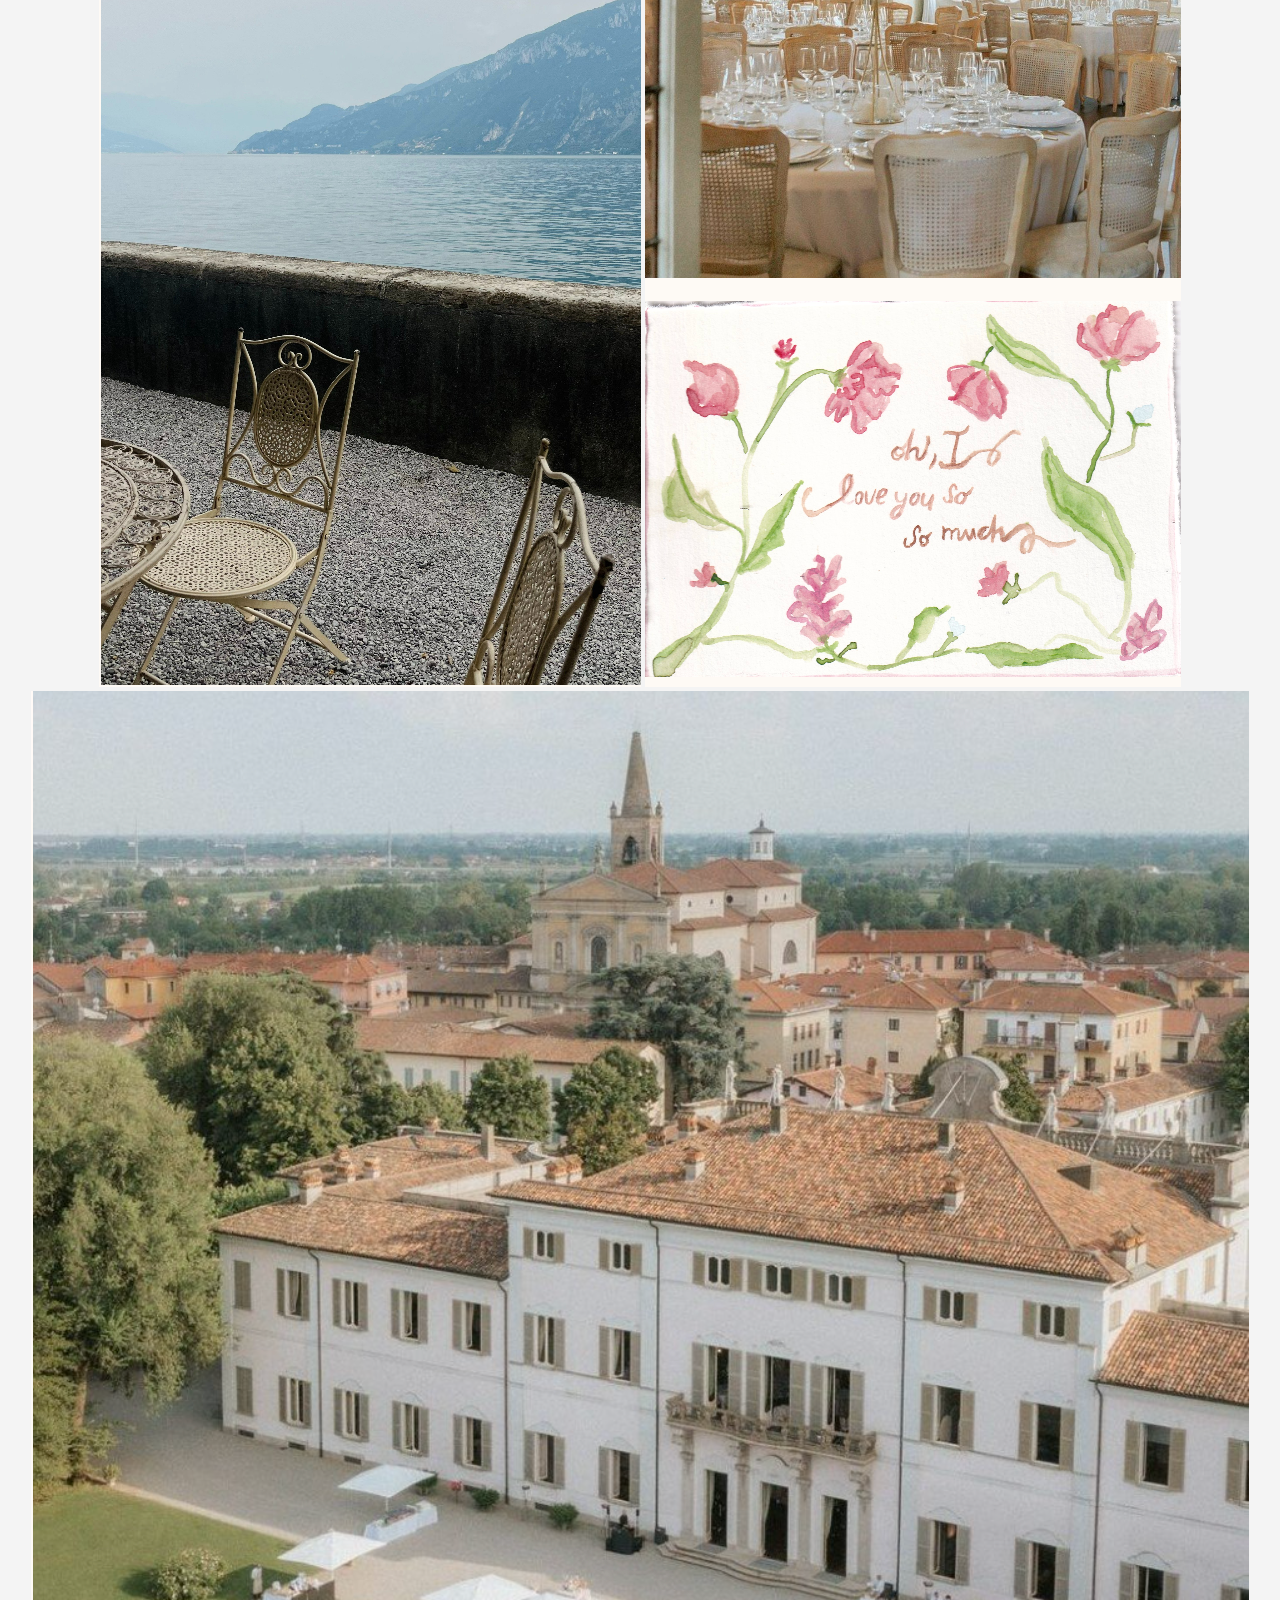
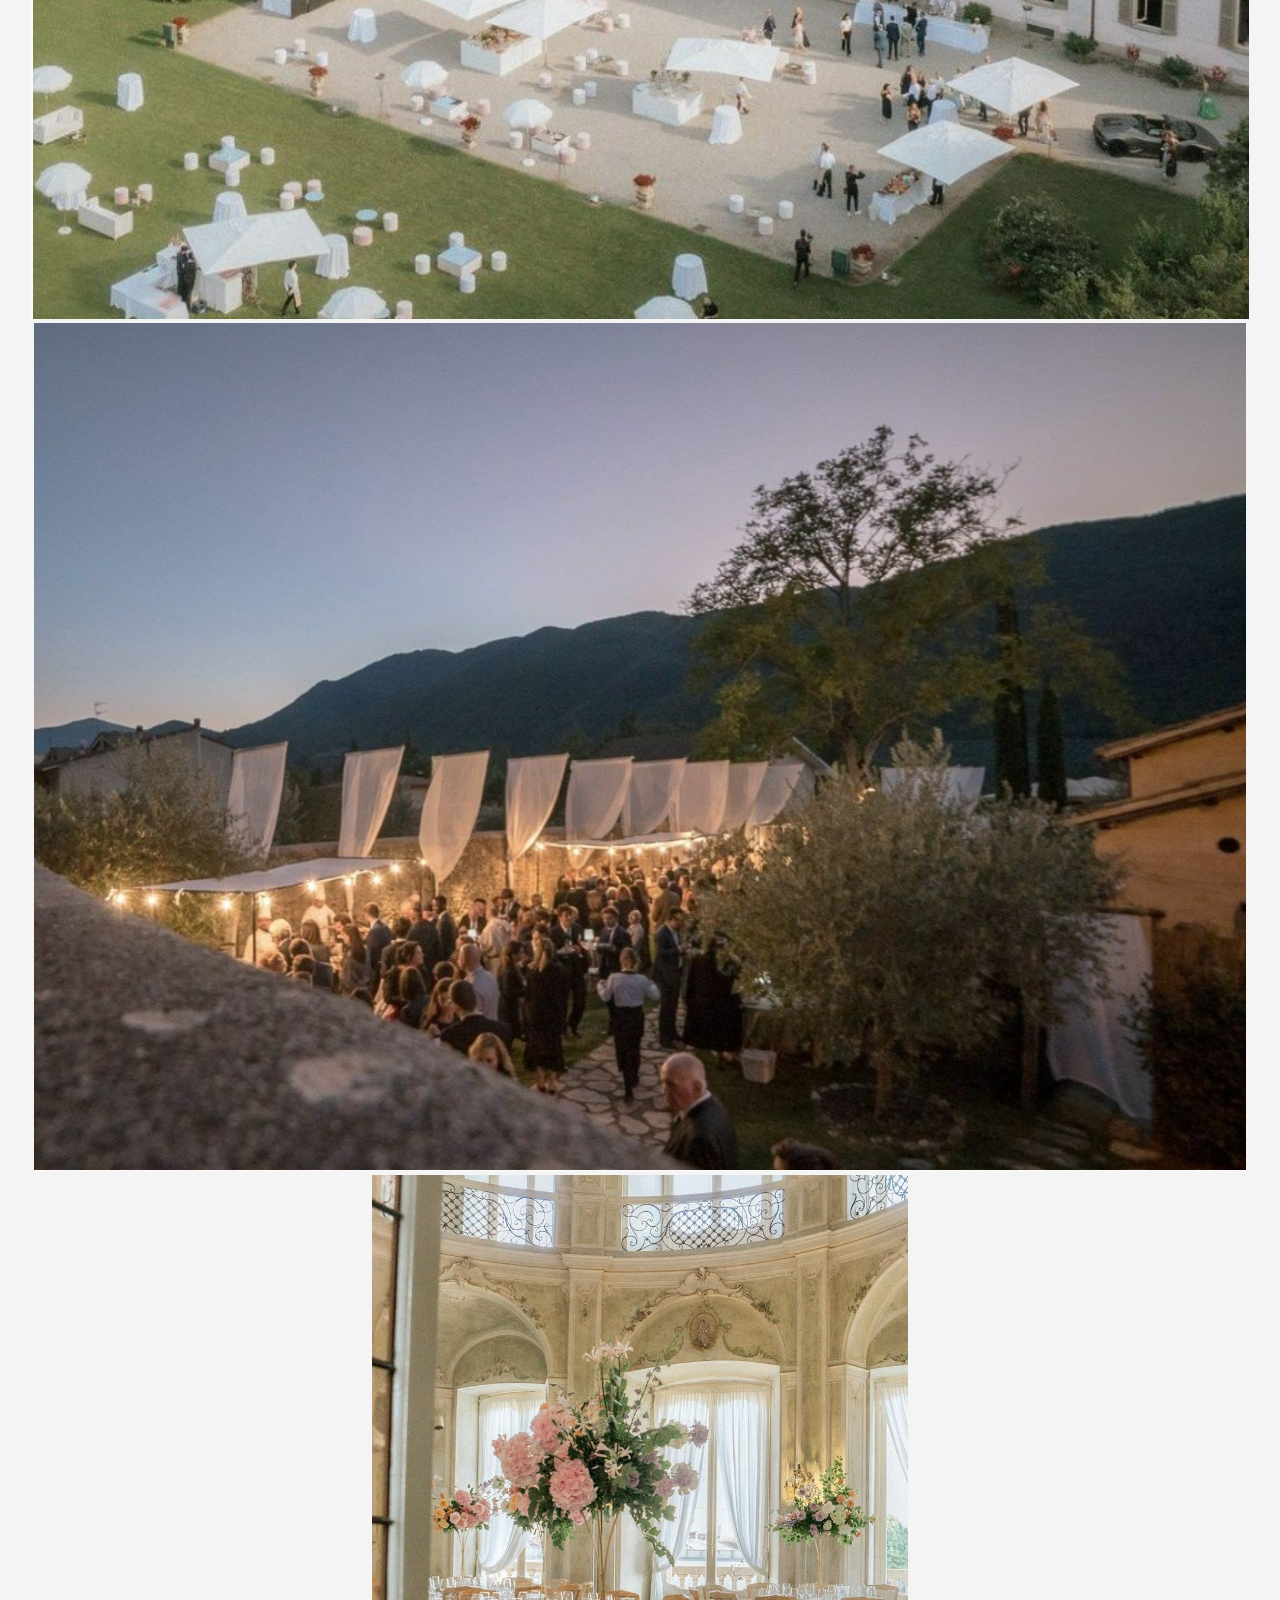
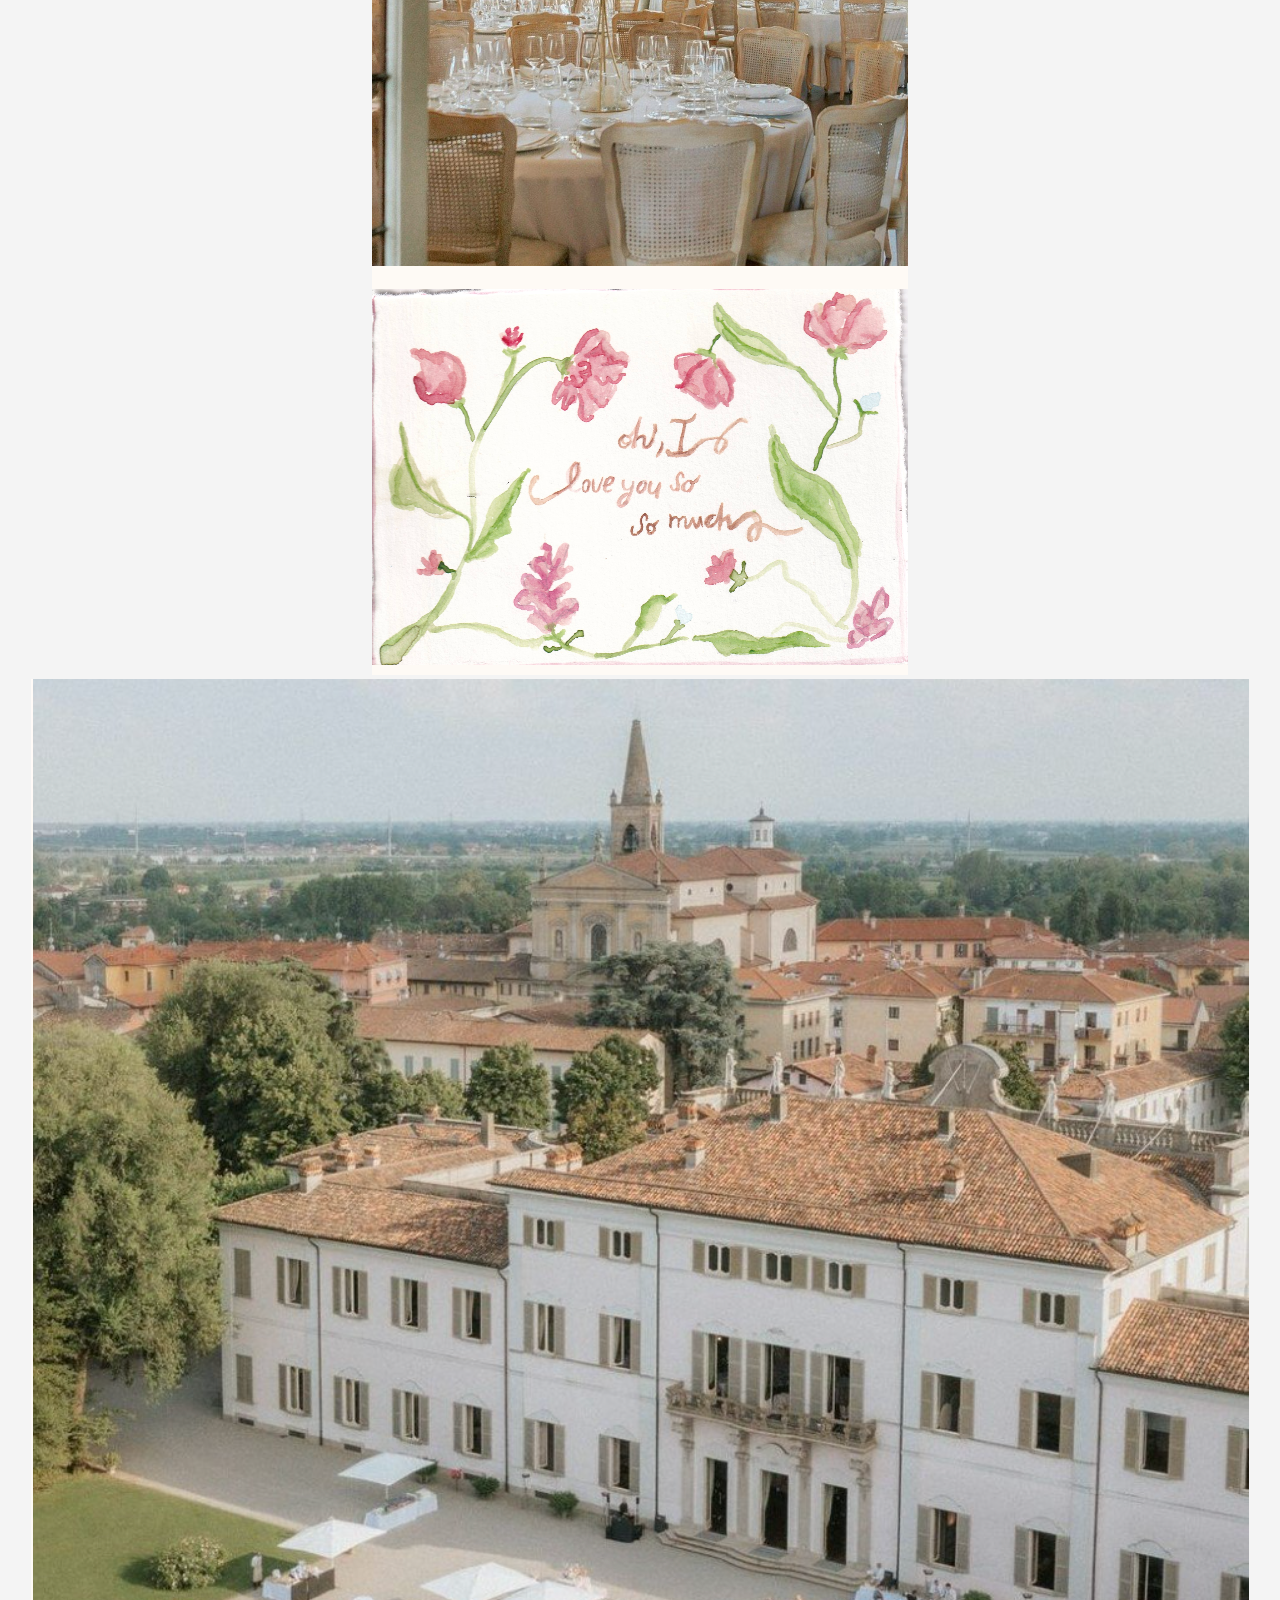
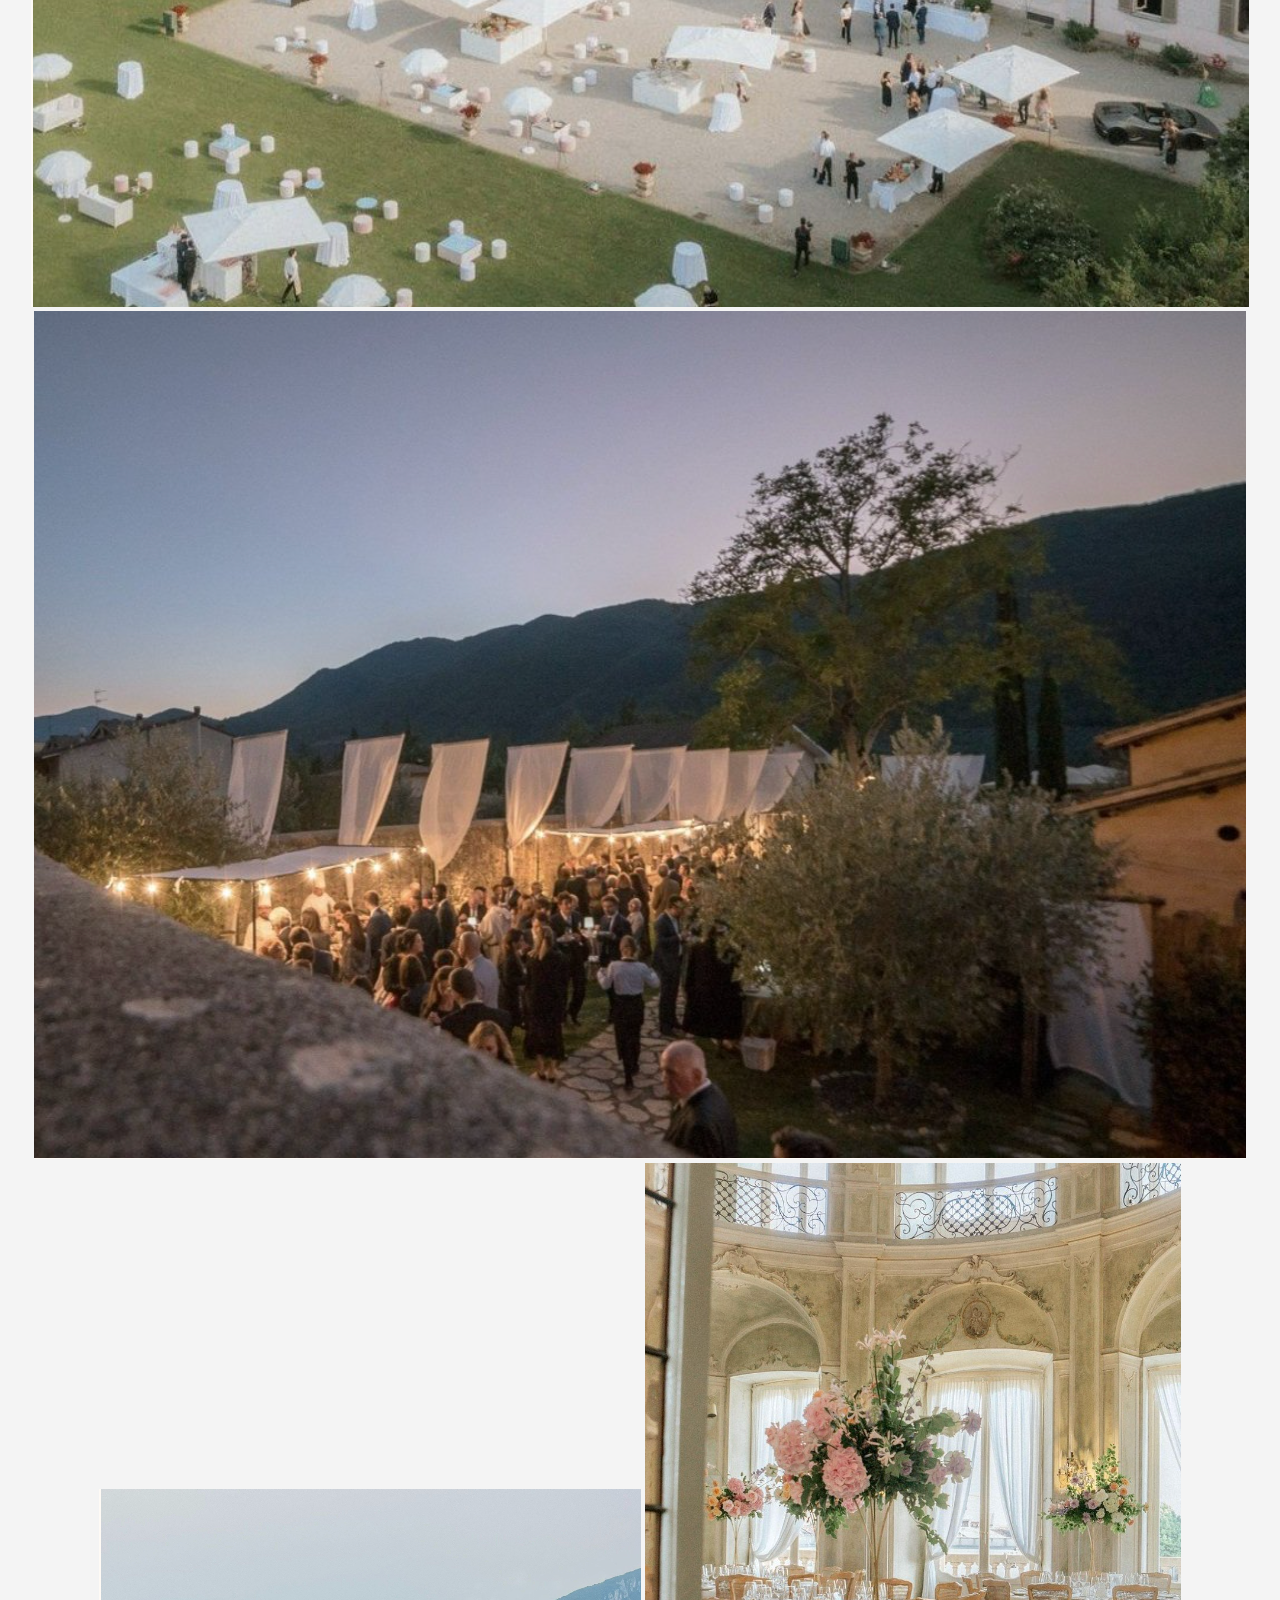
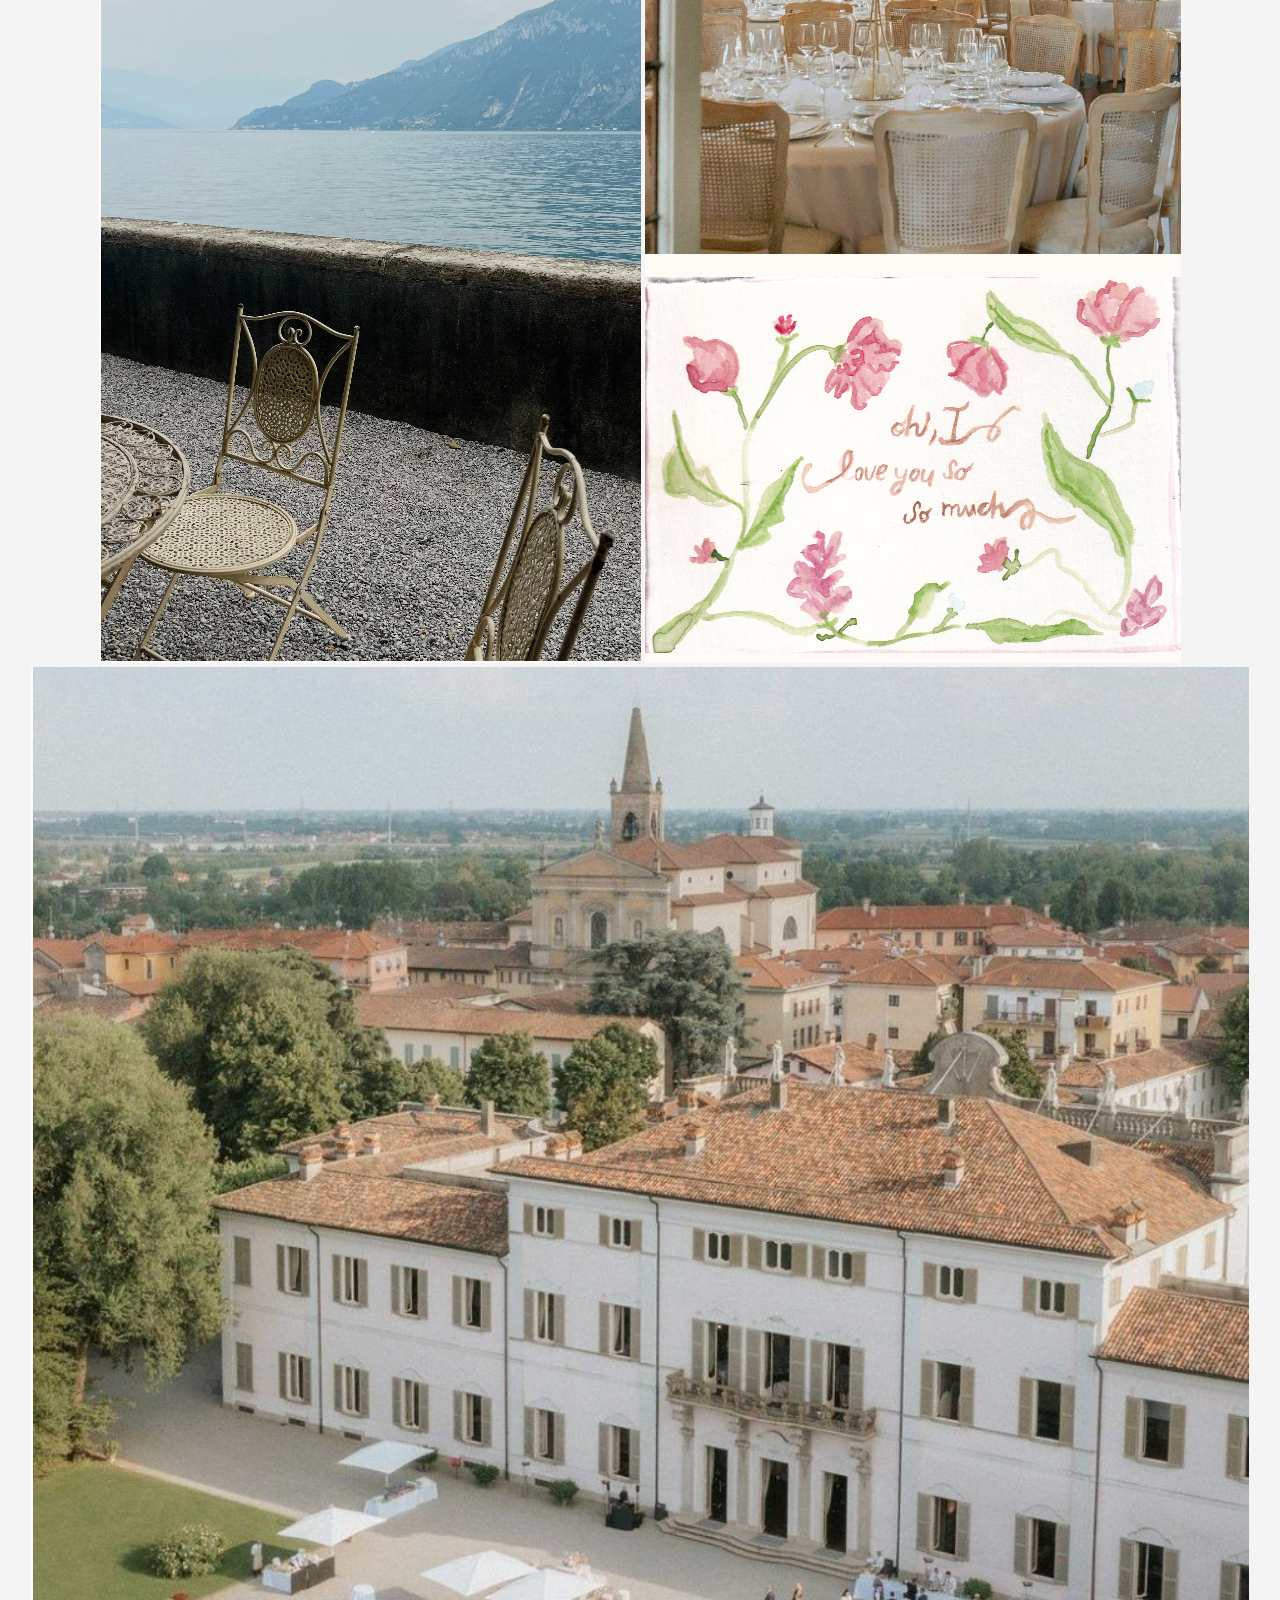
<file: events.html>
<!DOCTYPE html>
<html lang="en">
<head>
  <meta charset="UTF-8" />
  <meta name="viewport" content="width=device-width, initial-scale=1.0" />
  <title>Events</title>
  <link rel="stylesheet" href="style.css" />
</head>
<body>
  <header>
    <div class="header-container">
      <div class="logo">
        <a href="index.html">
          <img src="images/header/logo.png" alt="Logo" />
        </a>
      </div>
      <nav class="nav-links">
        <a href="events.html" class="active">events</a>
        <a href="drawings.html">drawings</a>
        <a href="about.html">about</a>
        <a href="contact.html">contact</a>
      </nav>
      <div class="social-icons">
        <a href="#"><img src="images/header/instagram.png" alt="Instagram" /></a>
        <a href="#"><img src="images/header/pinterest.png" alt="Pinterest" /></a>
      </div>
    </div>
  </header>
  <section class="gallery-section-events">
    <div class="gallery-grid-events">
      <img src="images/home/gallery_1.png" alt="Gallery Image 1" class="img-events-vertical-1" />
      <img src="images/home/gallery_2.png" alt="Gallery Image 2" class="img-events-small" />
      <img src="images/home/gallery_3.png" alt="Gallery Image 3" class="img-events-vertical-1" />
      <img src="images/home/gallery_4.png" alt="Gallery Image 4" class="img-events-vertical-2" />
      <img src="images/home/gallery_1.png" alt="Gallery Image 1" class="img-events-small" />
      <img src="images/home/gallery_2.png" alt="Gallery Image 2" class="img-events-small" />
      <img src="images/home/gallery_3.png" alt="Gallery Image 3" class="img-events-small" />
      <img src="images/home/gallery_4.png" alt="Gallery Image 4" class="img-events-small" />
      <img src="images/home/gallery_1.png" alt="Gallery Image 1" class="img-events-small" />
      <img src="images/home/gallery_2.png" alt="Gallery Image 2" class="img-events-horizontal" />
      <img src="images/home/gallery_3.png" alt="Gallery Image 3" class="img-events-small" />
      <img src="images/home/gallery_1.png" alt="Gallery Image 1" class="img-events-vertical-1" />
      <img src="images/home/gallery_2.png" alt="Gallery Image 2" class="img-events-small" />
      <img src="images/home/gallery_3.png" alt="Gallery Image 3" class="img-events-vertical-1" />
      <img src="images/home/gallery_4.png" alt="Gallery Image 4" class="img-events-vertical-2" />
      <img src="images/home/gallery_1.png" alt="Gallery Image 1" class="img-events-small" />
      <img src="images/home/gallery_2.png" alt="Gallery Image 2" class="img-events-small" />
      <img src="images/home/gallery_3.png" alt="Gallery Image 3" class="img-events-small" />
      <img src="images/home/gallery_4.png" alt="Gallery Image 4" class="img-events-small" />
      <img src="images/home/gallery_1.png" alt="Gallery Image 1" class="img-events-small" />
      <img src="images/home/gallery_2.png" alt="Gallery Image 2" class="img-events-horizontal" />
      <img src="images/home/gallery_3.png" alt="Gallery Image 3" class="img-events-small" />
      <img src="images/home/gallery_1.png" alt="Gallery Image 1" class="img-events-vertical-1" />
      <img src="images/home/gallery_2.png" alt="Gallery Image 2" class="img-events-small" />
      <img src="images/home/gallery_3.png" alt="Gallery Image 3" class="img-events-vertical-1" />
      <img src="images/home/gallery_4.png" alt="Gallery Image 4" class="img-events-vertical-2" />
      <img src="images/home/gallery_1.png" alt="Gallery Image 1" class="img-events-small" />
      <img src="images/home/gallery_2.png" alt="Gallery Image 2" class="img-events-small" />
      <img src="images/home/gallery_3.png" alt="Gallery Image 3" class="img-events-small" />
      <img src="images/home/gallery_4.png" alt="Gallery Image 4" class="img-events-small" />
      <img src="images/home/gallery_1.png" alt="Gallery Image 1" class="img-events-small" />
      <img src="images/home/gallery_2.png" alt="Gallery Image 2" class="img-events-horizontal" />
      <img src="images/home/gallery_3.png" alt="Gallery Image 3" class="img-events-small" />
      <!-- Add more images as needed -->
    </div>
  </section>
  <footer>
  <div class="footer-container">
    <div class="footer-left">
      <p>I will reach you everywhere</p>
      <a href="mailto:email@esempio.com">email@esempio.com</a>
    </div>
    <div class="footer-center">
      <img src="images/header/logo.png" alt="Logo" />
    </div>
    <div class="footer-right">
      <a href="#"><img src="images/header/instagram.png" alt="Instagram" /></a>
      <a href="#"><img src="images/header/pinterest.png" alt="Pinterest" /></a>
    </div>
  </div>
</footer>
</body>
</html>
</file>
<file: style.css>
body {
    font-family: Arial, sans-serif;
    margin: 0;
    padding: 0;
    text-align: center;
    background-color: #f4f4f4;
    color: #333;
}

header {
    background-color: #007acc;
    color: white;
    padding: 20px 0;
}

main {
    padding: 40px;
}

footer {
    background-color: #222;
    color: white;
    padding: 10px 0;
    position: fixed;
    bottom: 0;
    width: 100%;
}
</file>
